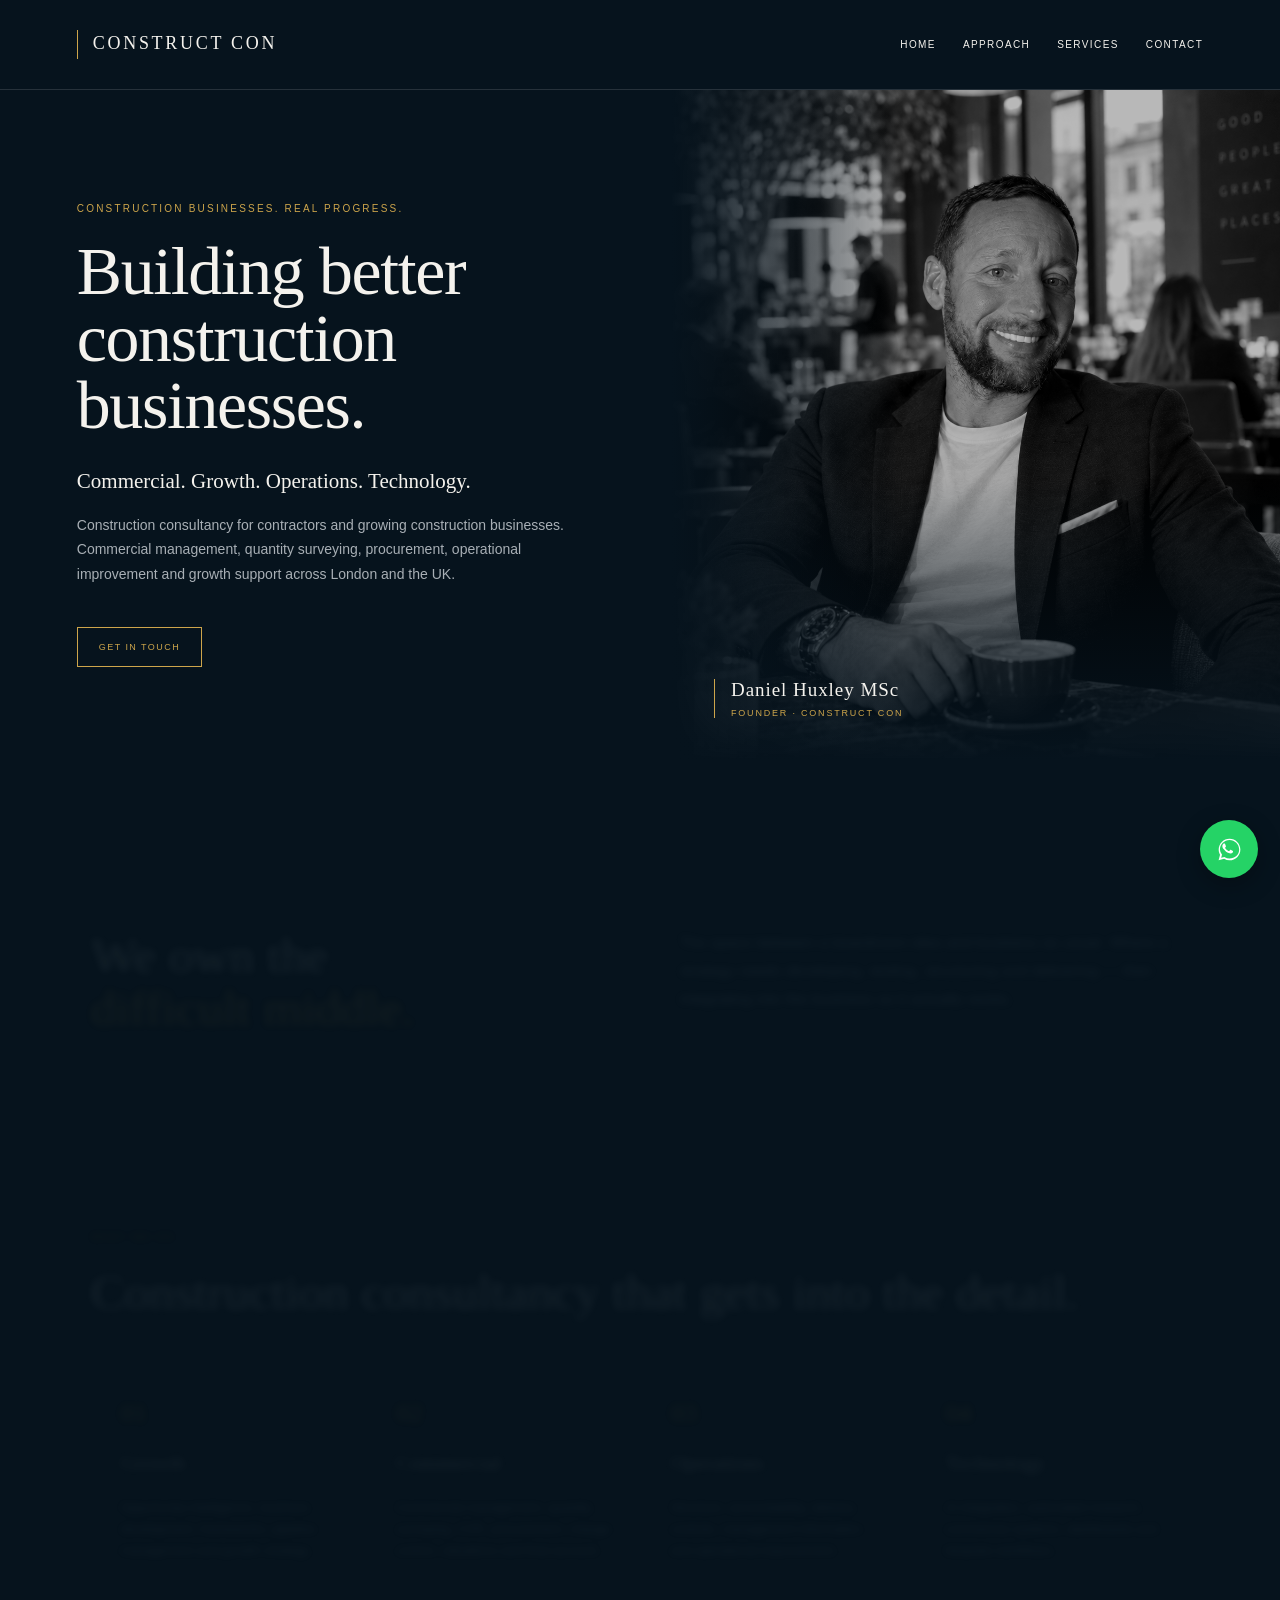
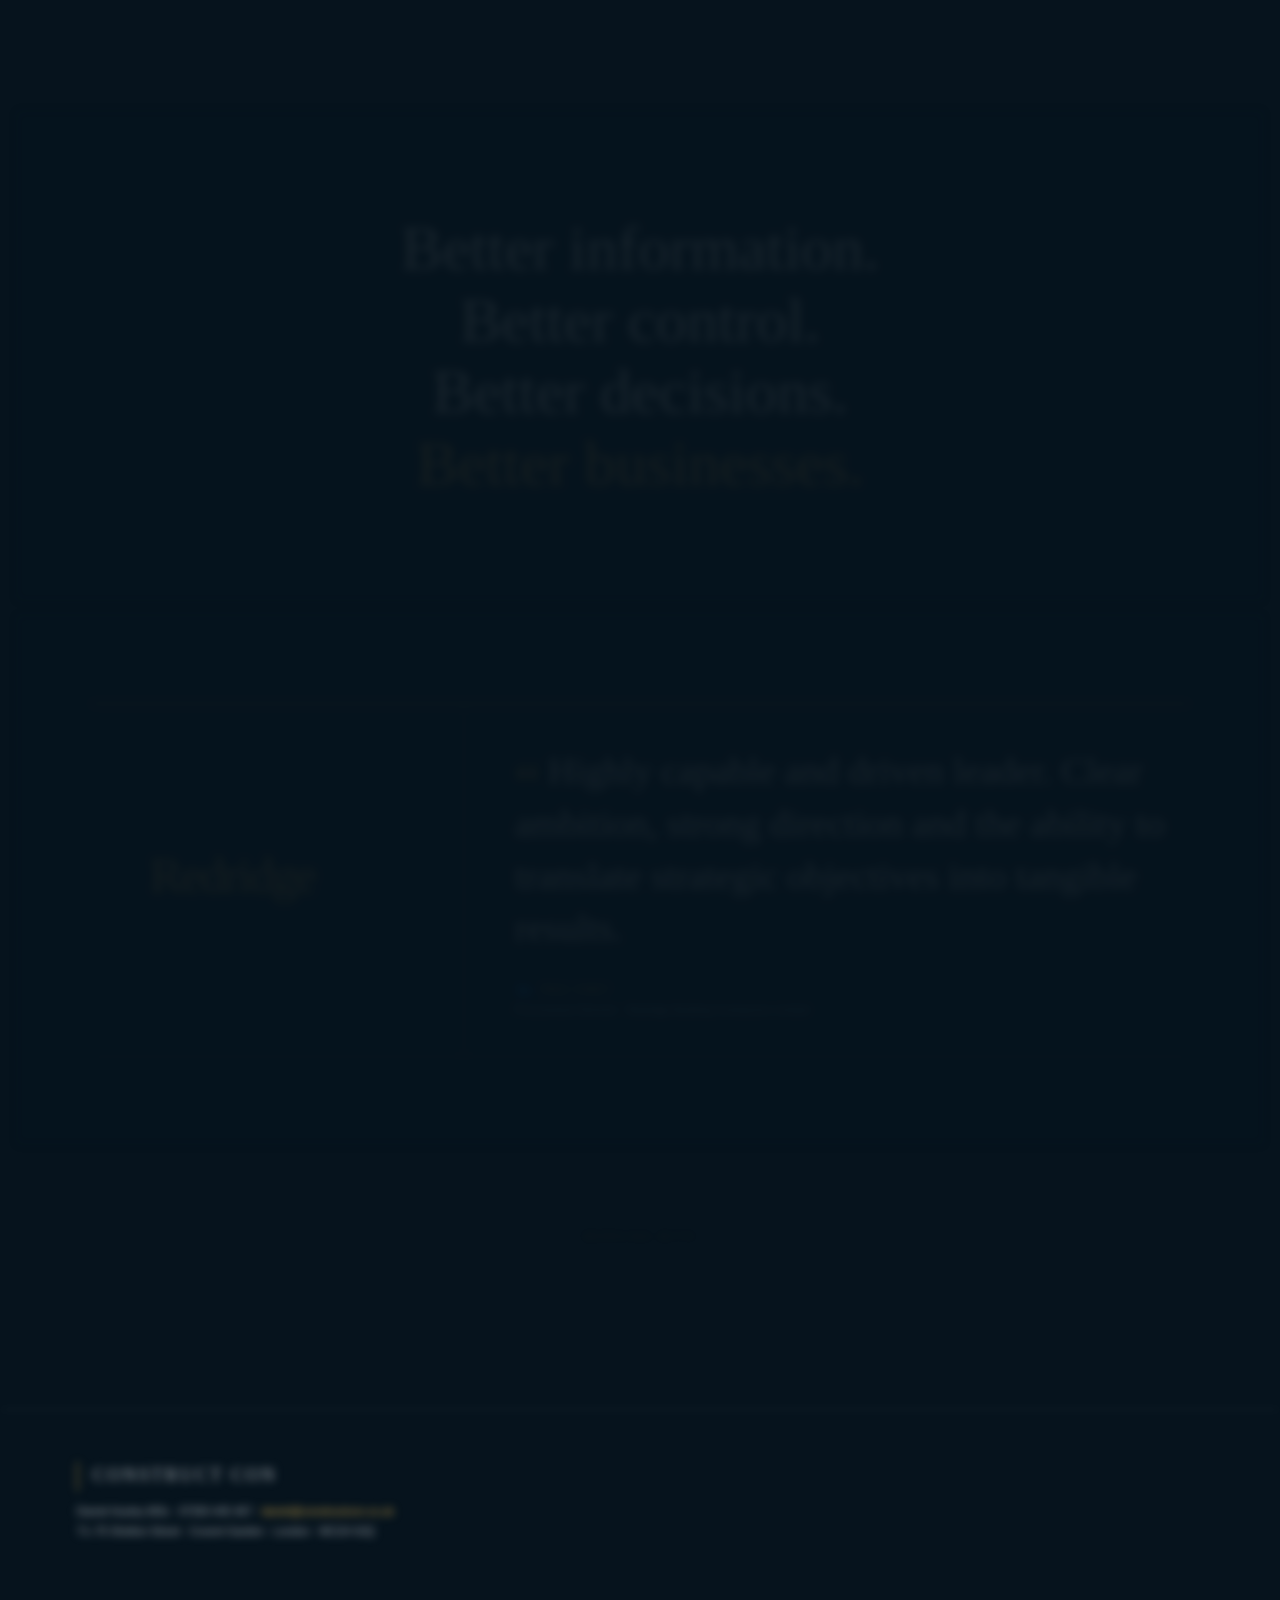
<file: index.html>
<!doctype html><html lang="en-GB"><head><meta charset="utf-8"><meta name="viewport" content="width=device-width,initial-scale=1"><title>Construction & Commercial Consultancy London | Construct Con</title><meta name="description" content="Construct Con helps construction businesses improve commercial performance, growth and operations through quantity surveying, commercial management, procurement and practical technology."><link rel="canonical" href="https://constructcon.co.uk/"><meta name="theme-color" content="#06131d"><style>:root{--n:#06131d;--n2:#0a1b28;--g:#cda54b;--w:#f4f2ed;--m:#a8afb5;--l:rgba(255,255,255,.13)}*{box-sizing:border-box}html{scroll-behavior:smooth}body{margin:0;background:var(--n);color:var(--w);font-family:Arial,sans-serif;-webkit-font-smoothing:antialiased}a{color:inherit;text-decoration:none}.intro{position:fixed;inset:0;z-index:999;background:#f5f4f0;color:#18242c;display:grid;place-items:center;overflow:hidden;pointer-events:none;animation:introOut 5s cubic-bezier(.4,0,.2,1) forwards}.gridbg{position:absolute;inset:-5%;background-image:linear-gradient(rgba(6,19,29,.11) 1px,transparent 1px),linear-gradient(90deg,rgba(6,19,29,.11) 1px,transparent 1px);background-size:42px 42px;opacity:0;animation:gridIn 1s ease .15s forwards}.wire{position:absolute;inset:8%;border:1px solid rgba(6,19,29,.28);opacity:0;animation:wireIn .8s ease .5s forwards}.wire:before,.wire:after{content:'';position:absolute;background:rgba(6,19,29,.24)}.wire:before{width:1px;top:-8vh;bottom:-8vh;left:50%}.wire:after{height:1px;left:-8vw;right:-8vw;top:50%}.wire i{position:absolute;border:1px solid rgba(6,19,29,.24)}.wire i:first-child{left:7%;top:12%;width:35%;height:62%}.wire i:last-child{right:7%;top:20%;width:39%;height:55%}.intro-mark{position:relative;z-index:2;text-align:center;opacity:0;transform:translateY(8px);animation:markIn .8s ease 1.15s forwards}.intro-mark .line{width:1px;height:54px;background:#b38d3d;margin:0 auto 20px}.intro-mark strong{font:400 clamp(27px,4vw,52px) Georgia,serif;letter-spacing:.17em}.intro-mark span{display:block;margin-top:13px;font-size:9px;letter-spacing:.34em;color:#8e7134}.wash{position:absolute;inset:0;background:var(--n);transform:translateY(101%);animation:washUp 1.15s cubic-bezier(.7,0,.2,1) 3.05s forwards}@keyframes gridIn{to{opacity:1}}@keyframes wireIn{to{opacity:1}}@keyframes markIn{to{opacity:1;transform:none}}@keyframes washUp{to{transform:translateY(0)}}@keyframes introOut{0%,82%{visibility:visible;opacity:1}99%{opacity:0;visibility:visible}100%{opacity:0;visibility:hidden}}header,main,footer,.wa{animation:pageRise 1s cubic-bezier(.22,.8,.24,1) 4.02s both}@keyframes pageRise{0%{opacity:0;transform:translateY(52px)}100%{opacity:1;transform:translateY(0)}}.scroll-reveal{opacity:.08;transform:translateY(72px) scale(.975);filter:blur(5px);transition:opacity .58s cubic-bezier(.22,.8,.24,1),transform .72s cubic-bezier(.22,.8,.24,1),filter .58s ease;will-change:opacity,transform,filter}.scroll-reveal.in-view{opacity:1;transform:translateY(0) scale(1);filter:blur(0)}.scroll-reveal.past{opacity:.16;transform:translateY(-48px) scale(.982);filter:blur(3px)}.wrap{width:min(1180px,88vw);margin:auto}header{height:90px;border-bottom:1px solid var(--l);display:flex;align-items:center}.nav{display:flex;justify-content:space-between;align-items:center}.brand{font:400 18px Georgia,serif;letter-spacing:.15em}.brand:before{content:'';display:inline-block;width:1px;height:29px;background:var(--g);margin-right:15px;vertical-align:middle}.links{display:flex;gap:27px;font-size:10px;letter-spacing:.14em}.hero{min-height:670px;display:grid;grid-template-columns:1.05fr .95fr}.hero-copy{padding:100px 7vw 80px max(6vw,calc((100vw - 1180px)/2));align-self:center}.ey{color:var(--g);font-size:10px;letter-spacing:.22em;margin-bottom:24px}.hero h1,.section h2{font-family:Georgia,serif;font-weight:400}.hero h1{font-size:clamp(48px,5.3vw,78px);line-height:.99;margin:0 0 27px;letter-spacing:-.02em}.lead{font:21px/1.5 Georgia,serif;margin:0 0 15px}.sub{color:var(--m);max-width:600px;line-height:1.75;font-size:14px}.btn{display:inline-block;margin-top:27px;border:1px solid var(--g);padding:14px 21px;color:var(--g);font-size:9px;letter-spacing:.16em}.portrait{position:relative;min-height:620px;overflow:hidden}.portrait img{position:absolute;inset:0;width:100%;height:100%;object-fit:cover;object-position:center 42%;filter:grayscale(100%) contrast(1.08) brightness(.72)}.portrait:after{content:'';position:absolute;inset:0;background:linear-gradient(90deg,var(--n),transparent 38%),linear-gradient(0deg,var(--n),transparent 42%);z-index:1}.portrait-id{position:absolute;left:42px;bottom:42px;z-index:2;border-left:1px solid var(--g);padding-left:16px}.portrait-id strong{display:block;font:400 19px Georgia,serif;letter-spacing:.05em;color:var(--w)}.portrait-id span{display:block;margin-top:7px;color:var(--g);font-size:9px;letter-spacing:.2em;text-transform:uppercase}.section{padding:95px 0;border-top:1px solid var(--l)}.split{display:grid;grid-template-columns:1fr 1fr;gap:80px}.section h2{font-size:clamp(38px,4vw,60px);line-height:1.05;margin:0}.gold{color:var(--g)}.copy{color:#c0c5c8;font-size:16px;line-height:1.8}.services{display:grid;grid-template-columns:repeat(4,1fr);margin-top:50px;border-top:1px solid var(--l);border-bottom:1px solid var(--l)}.service{padding:30px;border-left:1px solid var(--l)}.service:first-child{border-left:0}.num{color:var(--g);font:28px Georgia,serif}.service h3{font:400 22px Georgia,serif}.service p{color:#aeb5ba;line-height:1.7;font-size:13px}.statement{text-align:center;padding:105px 20px;background:var(--n2)}.statement div{font:clamp(36px,5vw,68px)/1.15 Georgia,serif}.testimonial{padding:90px 0;background:var(--n2);border-top:1px solid var(--l)}.test-grid{display:grid;grid-template-columns:34% 66%;border-top:1px solid var(--g);border-bottom:1px solid var(--l);align-items:stretch}.test-brand{padding:38px 45px 38px 0;border-right:1px solid var(--l);display:flex;align-items:center}.test-brand img{display:block;width:min(290px,100%);height:auto}.test-quote{padding:42px 0 42px 52px}.test-quote blockquote{font:400 clamp(25px,3vw,39px)/1.4 Georgia,serif;margin:0;color:#eeeae2}.test-quote blockquote:before{content:'“';color:var(--g);font-size:58px;line-height:0;vertical-align:-18px;margin-right:8px}.who{margin-top:26px;color:var(--g);font-size:10px;letter-spacing:.13em}.who-line{display:flex;align-items:center;gap:9px}.linkedin{width:18px;height:18px;fill:#0A66C2;flex:0 0 auto}.who span{display:block;color:var(--m);letter-spacing:.05em;margin-top:7px}.partners{padding:76px 0 82px;border-top:1px solid var(--l);overflow:hidden}.partners-title{display:flex;align-items:center;gap:18px;justify-content:center;color:var(--g);font-size:10px;letter-spacing:.32em;margin-bottom:44px}.partners-title:before,.partners-title:after{content:"";height:1px;width:72px;background:var(--g);opacity:.55}.logo-stage{height:115px;position:relative;width:min(900px,88vw);margin:auto}.partner-logo{position:absolute;inset:0;display:flex;align-items:center;justify-content:center;color:var(--g);opacity:0;animation:logoCycle 20s ease-in-out infinite;pointer-events:none}.partner-logo:nth-child(2){animation-delay:4s}.partner-logo:nth-child(3){animation-delay:8s}.partner-logo:nth-child(4){animation-delay:12s}.partner-logo:nth-child(5){animation-delay:16s}@keyframes logoCycle{0%{opacity:0;transform:translateY(8px)}6%,17%{opacity:1;transform:translateY(0)}22%,100%{opacity:0;transform:translateY(-8px)}}.logo-word{color:var(--g);font:400 clamp(34px,5vw,62px)/.95 Georgia,serif;text-align:center}.logo-word small{display:block;font:11px Arial,sans-serif;letter-spacing:.35em;margin-top:12px}.buckland{font-size:clamp(40px,6vw,72px)}.buckland i{display:inline-block;width:.62em;height:.62em;margin-left:.14em;background:var(--g);clip-path:polygon(0 0,58% 0,100% 50%,58% 100%,0 100%,32% 50%)}.tully-mark .logo-word{font-size:clamp(28px,4.5vw,52px);letter-spacing:.04em}.costcap{letter-spacing:.16em}.humo{font-family:Arial,sans-serif;font-weight:300;letter-spacing:.25em}.sale{font-size:clamp(48px,6vw,72px)}.sale small{font-family:Georgia,serif;letter-spacing:0;font-size:.42em;margin-top:3px}.footer{padding:52px 0;border-top:1px solid var(--l);color:var(--m);font-size:11px;line-height:1.8}.wa{position:fixed;right:22px;bottom:22px;width:58px;height:58px;border-radius:50%;background:#25D366;display:grid;place-items:center;z-index:30;box-shadow:0 7px 24px rgba(0,0,0,.3);transition:.2s}.wa:hover{transform:translateY(-2px) scale(1.03)}.wa svg{width:31px;height:31px;fill:#fff}@media(max-width:800px){header{height:74px}.links{gap:14px;font-size:8px}.links a:nth-child(2){display:none}.hero{grid-template-columns:1fr}.hero-copy{padding:70px 7vw 55px}.portrait{min-height:500px}.portrait-id{left:7vw;bottom:30px}.split{grid-template-columns:1fr;gap:28px}.services{grid-template-columns:1fr 1fr}.service:nth-child(odd){border-left:0}.test-grid{grid-template-columns:1fr}.test-brand{border-right:0;border-bottom:1px solid var(--l);padding:30px 0}.test-brand img{width:230px}.test-quote{padding:34px 0}.section{padding:68px 0}.logo-stage{height:100px}.wa{width:54px;height:54px;right:16px;bottom:16px}.wire{inset:5%}.scroll-reveal{transform:translateY(54px) scale(.98)}}@media(prefers-reduced-motion:reduce){.intro{display:none}header,main,footer,.wa{animation:none}.partner-logo{animation:none}.partner-logo:first-child{opacity:1}.scroll-reveal,.scroll-reveal.in-view,.scroll-reveal.past{opacity:1;transform:none;filter:none;transition:none}}</style></head><body><div class="intro" aria-hidden="true"><div class="gridbg"></div><div class="wire"><i></i><i></i></div><div class="intro-mark"><div class="line"></div><strong>CONSTRUCT CON</strong><span>BUILDING BETTER BUSINESSES</span></div><div class="wash"></div></div><header><div class="wrap nav"><a class="brand" href="#home">CONSTRUCT CON</a><nav class="links"><a href="#home">HOME</a><a href="#approach">APPROACH</a><a href="#services">SERVICES</a><a href="#contact">CONTACT</a></nav></div></header><main id="home"><section class="hero"><div class="hero-copy"><div class="ey">CONSTRUCTION BUSINESSES. REAL PROGRESS.</div><h1>Building better construction businesses.</h1><p class="lead">Commercial. Growth. Operations. Technology.</p><p class="sub">Construction consultancy for contractors and growing construction businesses. Commercial management, quantity surveying, procurement, operational improvement and growth support across London and the UK.</p><a class="btn" href="#contact">GET IN TOUCH</a></div><div class="portrait"><img src="file_00000000dccc8246b3c8aee8ea99c824.png" alt="Daniel Huxley MSc, founder of Construct Con"><div class="portrait-id"><strong>Daniel Huxley MSc</strong><span>Founder · Construct Con</span></div></div></section><section class="section" id="approach"><div class="wrap split"><h2>We own the<br><span class="gold">difficult middle.</span></h2><div class="copy">The space between a boardroom idea and business as usual. Where a strategy needs developing, testing, structuring and delivering — then integrating into the business so it actually works.</div></div></section><section class="section" id="services"><div class="wrap"><div class="ey">WHAT WE DO</div><h2>Construction consultancy that gets into the detail.</h2><div class="services"><div class="service"><div class="num">01</div><h3>Growth</h3><p>Opportunity intelligence, business development, frameworks, pipeline management and growth strategy.</p></div><div class="service"><div class="num">02</div><h3>Commercial</h3><p>Commercial management, quantity surveying, CVR, procurement, change control, valuations and final account.</p></div><div class="service"><div class="num">03</div><h3>Operations</h3><p>Structure, accountability, delivery controls, management information and operational improvement.</p></div><div class="service"><div class="num">04</div><h3>Technology</h3><p>AI integration, automated research, commercial systems, dashboards and bespoke workflows.</p></div></div></div></section><section class="statement"><div>Better information.<br>Better control.<br>Better decisions.<br><span class="gold">Better businesses.</span></div></section><section class="testimonial"><div class="wrap"><div class="test-grid"><div class="test-brand"><img src="/assets/redridge-gold.svg" alt="Redridge"></div><div class="test-quote"><blockquote>Highly capable and driven leader. Clear ambition, strong direction and the ability to translate strategic objectives into tangible results.</blockquote><div class="who"><div class="who-line"><svg class="linkedin" viewBox="0 0 24 24" aria-label="LinkedIn"><path d="M20.45 20.45h-3.56v-5.57c0-1.33-.03-3.04-1.85-3.04-1.85 0-2.14 1.45-2.14 2.94v5.67H9.34V8.98h3.42v1.57h.05c.48-.9 1.64-1.85 3.37-1.85 3.6 0 4.27 2.37 4.27 5.46v6.29zM5.32 7.41a2.06 2.06 0 1 1 0-4.12 2.06 2.06 0 0 1 0 4.12zM7.1 20.45H3.54V8.98H7.1v11.47z"/></svg>PAUL VINEY</div><span>Procurement Director · Redridge Building Contractors Limited</span></div></div></div></div></section><section class="partners"><div class="partners-title">WORKING WITH</div><div class="logo-stage"><div class="partner-logo"><div class="logo-word buckland">Buckland<i></i></div></div><div class="partner-logo"><div class="tully-mark"><div class="logo-word">TULLY &amp; SMITHS<small>PROPERTY GROUP</small></div></div></div><div class="partner-logo"><div class="logo-word costcap">COST CAP</div></div><div class="partner-logo"><div class="logo-word humo">HUMO</div></div><div class="partner-logo"><div class="logo-word sale">Sale<small>Group</small></div></div></div></section></main><footer class="footer" id="contact"><div class="wrap"><a class="brand" href="#home">CONSTRUCT CON</a><p>Daniel Huxley MSc · 07393 445 467 · <a href="mailto:daniel@constructcon.co.uk" style="color:var(--g)">daniel@constructcon.co.uk</a><br>71–75 Shelton Street · Covent Garden · London · WC2H 9JQ</p></div></footer><a class="wa" href="https://wa.me/447393445467" aria-label="Chat with Construct Con on WhatsApp"><svg viewBox="0 0 32 32" aria-hidden="true"><path d="M19.11 17.21c-.27-.14-1.6-.79-1.85-.88-.25-.09-.43-.14-.61.14-.18.27-.7.88-.86 1.06-.16.18-.32.2-.59.07-.27-.14-1.15-.42-2.19-1.35-.81-.72-1.36-1.61-1.52-1.88-.16-.27-.02-.42.12-.55.12-.12.27-.32.41-.48.14-.16.18-.27.27-.45.09-.18.05-.34-.02-.48-.07-.14-.61-1.47-.84-2.01-.22-.53-.45-.46-.61-.47h-.52c-.18 0-.48.07-.72.34-.25.27-.95.93-.95 2.26 0 1.33.97 2.62 1.11 2.8.14.18 1.91 2.91 4.62 4.08.65.28 1.15.45 1.54.57.65.21 1.24.18 1.71.11.52-.08 1.6-.65 1.83-1.29.23-.63.23-1.17.16-1.29-.07-.11-.25-.18-.52-.32zM16.03 4.8c-6.18 0-11.2 5.02-11.2 11.2 0 1.98.52 3.84 1.42 5.45L4.74 27l5.69-1.49A11.14 11.14 0 0016.03 27.2c6.18 0 11.2-5.02 11.2-11.2s-5.02-11.2-11.2-11.2zm0 20.51c-1.74 0-3.44-.47-4.92-1.35l-.35-.21-3.38.89.9-3.29-.23-.34A9.25 9.25 0 016.12 16c0-5.47 4.45-9.92 9.92-9.92s9.92 4.45 9.92 9.92-4.46 9.31-9.93 9.31z"/></svg></a><script>(()=>{if(window.matchMedia('(prefers-reduced-motion: reduce)').matches)return;const items=[...document.querySelectorAll('main>section:not(.hero),footer')];items.forEach(el=>el.classList.add('scroll-reveal'));const update=()=>{const vh=window.innerHeight;items.forEach(el=>{const r=el.getBoundingClientRect();const active=r.top<vh*.84&&r.bottom>vh*.16;el.classList.toggle('in-view',active);el.classList.toggle('past',r.bottom<=vh*.16)})};let ticking=false;const request=()=>{if(!ticking){requestAnimationFrame(()=>{update();ticking=false});ticking=true}};window.addEventListener('scroll',request,{passive:true});window.addEventListener('resize',request);setTimeout(update,5100);update()})();</script></body></html>
</file>
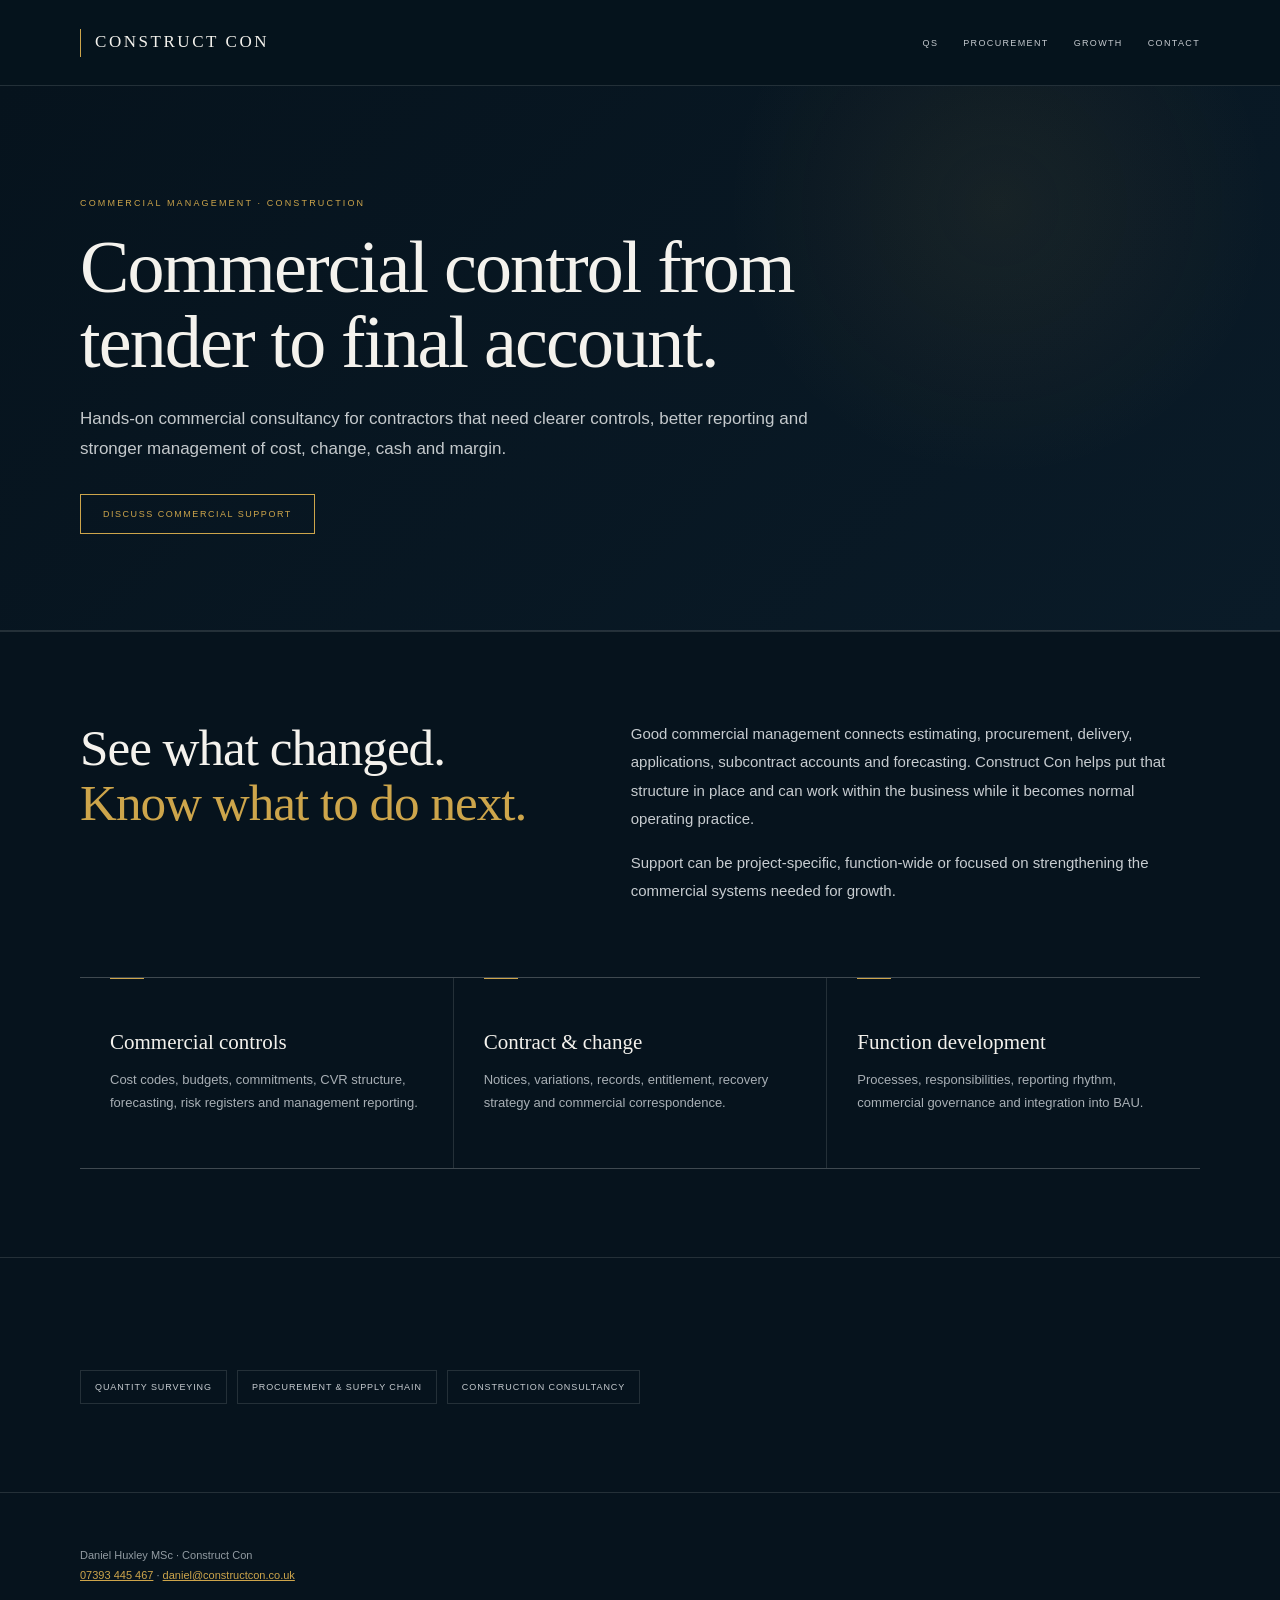
<file: commercial-management.html>
<!doctype html><html lang="en-GB"><head><meta charset="utf-8"><meta name="viewport" content="width=device-width,initial-scale=1"><title>Construction Commercial Management Consultant London | Construct Con</title><meta name="description" content="Commercial management consultancy for construction contractors. Commercial controls, CVR, contract administration, change, procurement, reporting and margin improvement."><link rel="canonical" href="https://constructcon.co.uk/commercial-management.html"><link rel="stylesheet" href="seo.css"><script type="application/ld+json">{"@context":"https://schema.org","@type":"Service","name":"Construction Commercial Management Consultancy","provider":{"@type":"Organization","name":"Construct Con","url":"https://constructcon.co.uk"},"areaServed":["London","United Kingdom"],"serviceType":"Construction Commercial Management"}</script></head><body><header><div class="wrap nav"><a class="brand" href="/">CONSTRUCT CON</a><nav><a href="quantity-surveying.html">QS</a><a href="procurement-supply-chain.html">PROCUREMENT</a><a href="construction-growth-consultancy.html">GROWTH</a><a href="mailto:daniel@constructcon.co.uk">CONTACT</a></nav></div></header><main><section class="hero"><div class="wrap"><div class="eyebrow">COMMERCIAL MANAGEMENT · CONSTRUCTION</div><h1>Commercial control from tender to final account.</h1><p>Hands-on commercial consultancy for contractors that need clearer controls, better reporting and stronger management of cost, change, cash and margin.</p><a class="cta" href="mailto:daniel@constructcon.co.uk">DISCUSS COMMERCIAL SUPPORT</a></div></section><section class="section"><div class="wrap grid"><h2>See what changed.<br><span class="gold">Know what to do next.</span></h2><div class="copy"><p>Good commercial management connects estimating, procurement, delivery, applications, subcontract accounts and forecasting. Construct Con helps put that structure in place and can work within the business while it becomes normal operating practice.</p><p>Support can be project-specific, function-wide or focused on strengthening the commercial systems needed for growth.</p></div></div><div class="wrap cards"><div class="card"><h3>Commercial controls</h3><p>Cost codes, budgets, commitments, CVR structure, forecasting, risk registers and management reporting.</p></div><div class="card"><h3>Contract & change</h3><p>Notices, variations, records, entitlement, recovery strategy and commercial correspondence.</p></div><div class="card"><h3>Function development</h3><p>Processes, responsibilities, reporting rhythm, commercial governance and integration into BAU.</p></div></div></section><section class="section"><div class="wrap"><div class="links-row"><a href="quantity-surveying.html">Quantity Surveying</a><a href="procurement-supply-chain.html">Procurement & Supply Chain</a><a href="construction-consultancy.html">Construction Consultancy</a></div></div></section></main><footer class="footer"><div class="wrap">Daniel Huxley MSc · Construct Con<br><a href="tel:+447393445467">07393 445 467</a> · <a href="mailto:daniel@constructcon.co.uk">daniel@constructcon.co.uk</a></div></footer></body></html>
</file>
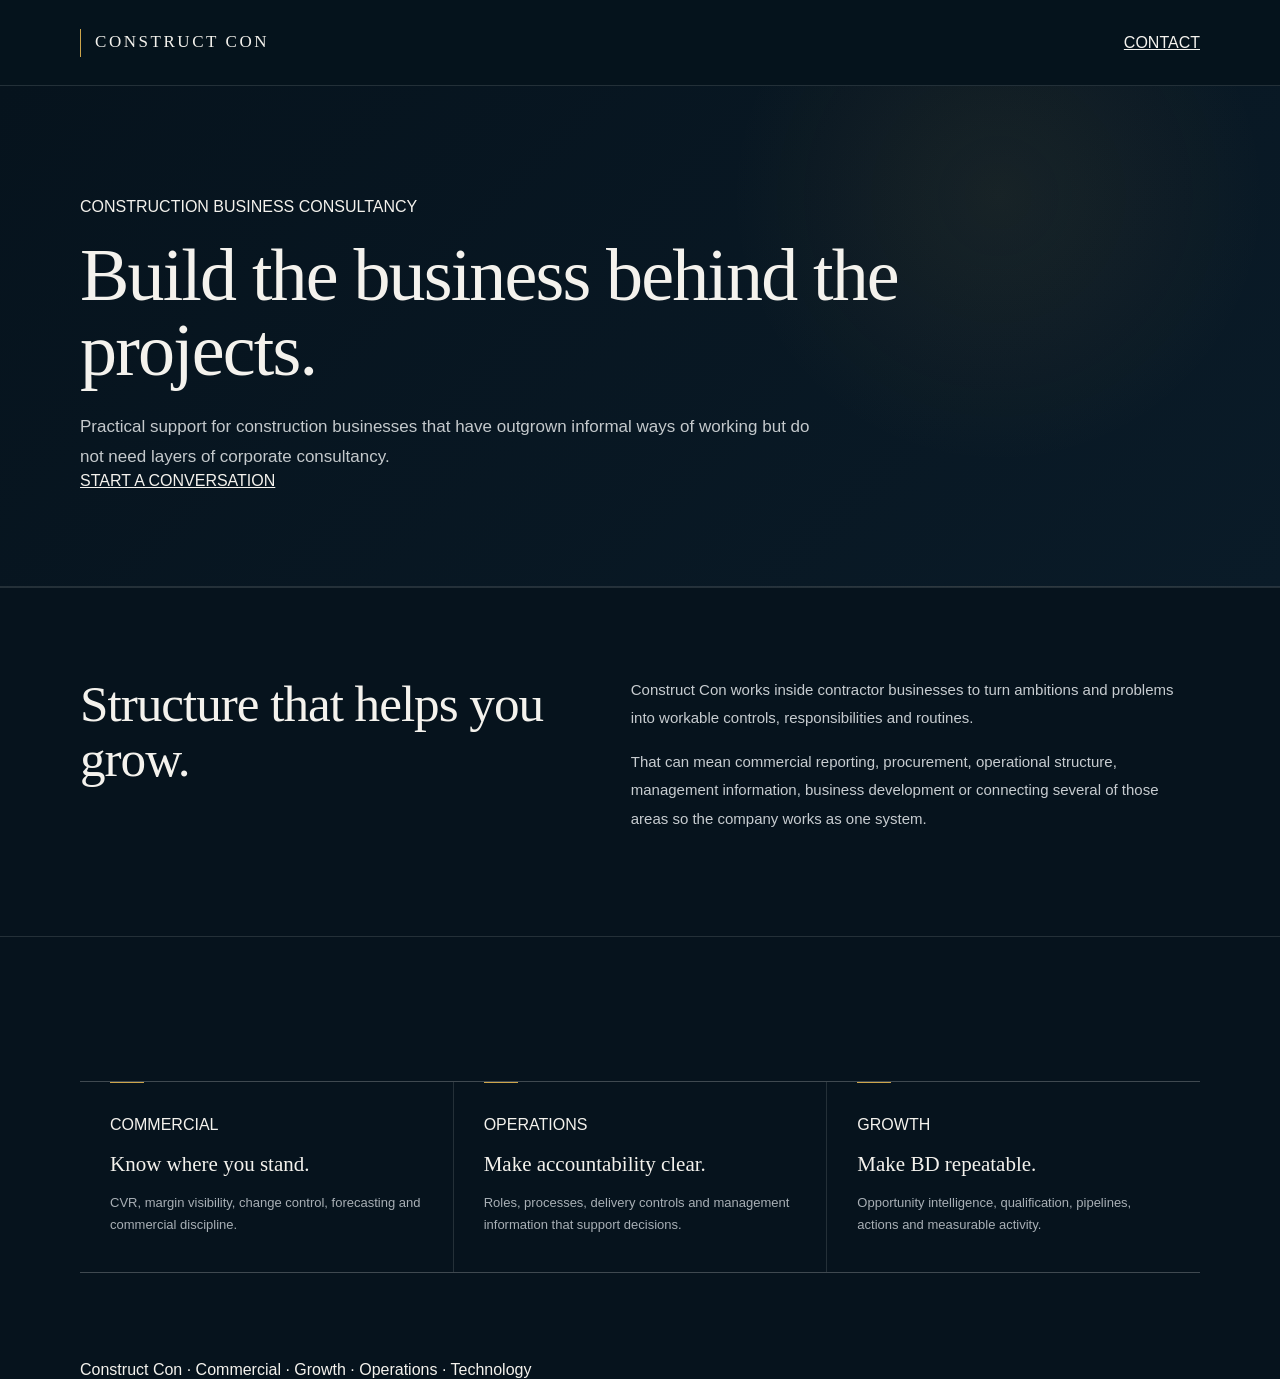
<file: construction-business-consultancy.html>
<!doctype html><html lang="en-GB"><head><meta charset="utf-8"><meta name="viewport" content="width=device-width,initial-scale=1"><title>Construction Business Consultant London | Construct Con</title><meta name="description" content="Construction business consultancy for contractors that need stronger commercial control, operations, growth structure, procurement and management information."><link rel="canonical" href="https://constructcon.co.uk/construction-business-consultancy.html"><link rel="stylesheet" href="seo.css"><meta name="theme-color" content="#06131d"><script type="application/ld+json">{"@context":"https://schema.org","@type":"ProfessionalService","name":"Construct Con","url":"https://constructcon.co.uk","areaServed":["London","United Kingdom"],"serviceType":"Construction business consultancy"}</script></head><body><header><div class="wrap nav"><a class="brand" href="/"><i></i>CONSTRUCT CON</a><a href="/#contact">CONTACT</a></div></header><main><section class="hero"><div class="wrap"><div class="ey">CONSTRUCTION BUSINESS CONSULTANCY</div><h1>Build the business behind the projects.</h1><p class="lead">Practical support for construction businesses that have outgrown informal ways of working but do not need layers of corporate consultancy.</p><a class="btn" href="mailto:daniel@constructcon.co.uk">START A CONVERSATION</a></div></section><section class="section"><div class="wrap grid"><div><h2>Structure that helps you grow.</h2></div><div class="copy"><p>Construct Con works inside contractor businesses to turn ambitions and problems into workable controls, responsibilities and routines.</p><p>That can mean commercial reporting, procurement, operational structure, management information, business development or connecting several of those areas so the company works as one system.</p></div></div></section><section class="section"><div class="wrap"><div class="cards"><div class="card"><span>COMMERCIAL</span><h3>Know where you stand.</h3><p>CVR, margin visibility, change control, forecasting and commercial discipline.</p></div><div class="card"><span>OPERATIONS</span><h3>Make accountability clear.</h3><p>Roles, processes, delivery controls and management information that support decisions.</p></div><div class="card"><span>GROWTH</span><h3>Make BD repeatable.</h3><p>Opportunity intelligence, qualification, pipelines, actions and measurable activity.</p></div></div></div></section></main><footer><div class="wrap">Construct Con · Commercial · Growth · Operations · Technology</div></footer></body></html>
</file>
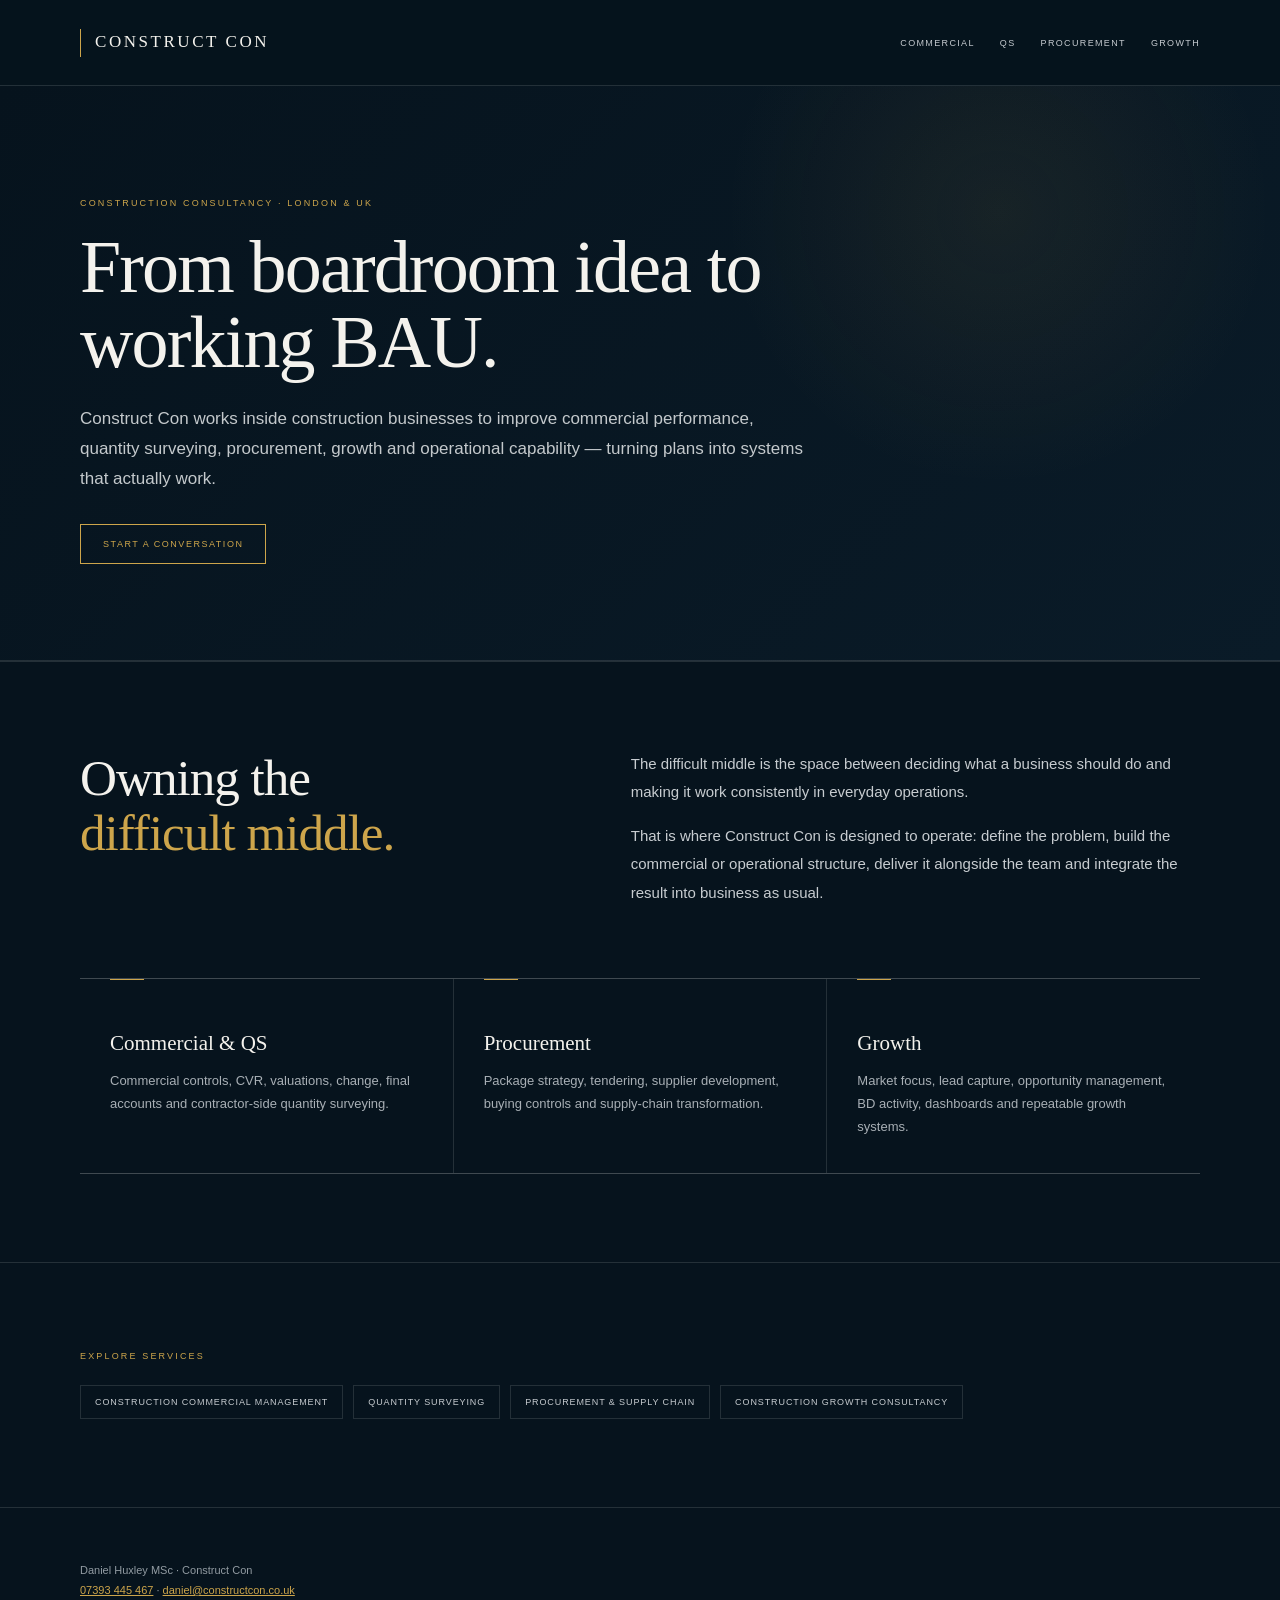
<file: construction-consultancy.html>
<!doctype html><html lang="en-GB"><head><meta charset="utf-8"><meta name="viewport" content="width=device-width,initial-scale=1"><title>Construction Consultancy London | Commercial, QS, Growth & Procurement</title><meta name="description" content="Construct Con is a construction consultancy supporting contractors with commercial management, quantity surveying, procurement, growth, operations and practical technology across London and the UK."><link rel="canonical" href="https://constructcon.co.uk/construction-consultancy.html"><link rel="stylesheet" href="seo.css"><script type="application/ld+json">{"@context":"https://schema.org","@type":"ProfessionalService","name":"Construct Con","url":"https://constructcon.co.uk","email":"daniel@constructcon.co.uk","telephone":"+44 7393 445467","areaServed":["London","United Kingdom"],"knowsAbout":["Construction Commercial Management","Quantity Surveying","Construction Procurement","Supply Chain","Construction Business Growth"]}</script></head><body><header><div class="wrap nav"><a class="brand" href="/">CONSTRUCT CON</a><nav><a href="commercial-management.html">COMMERCIAL</a><a href="quantity-surveying.html">QS</a><a href="procurement-supply-chain.html">PROCUREMENT</a><a href="construction-growth-consultancy.html">GROWTH</a></nav></div></header><main><section class="hero"><div class="wrap"><div class="eyebrow">CONSTRUCTION CONSULTANCY · LONDON & UK</div><h1>From boardroom idea to working BAU.</h1><p>Construct Con works inside construction businesses to improve commercial performance, quantity surveying, procurement, growth and operational capability — turning plans into systems that actually work.</p><a class="cta" href="mailto:daniel@constructcon.co.uk">START A CONVERSATION</a></div></section><section class="section"><div class="wrap grid"><h2>Owning the<br><span class="gold">difficult middle.</span></h2><div class="copy"><p>The difficult middle is the space between deciding what a business should do and making it work consistently in everyday operations.</p><p>That is where Construct Con is designed to operate: define the problem, build the commercial or operational structure, deliver it alongside the team and integrate the result into business as usual.</p></div></div><div class="wrap cards"><div class="card"><h3>Commercial & QS</h3><p>Commercial controls, CVR, valuations, change, final accounts and contractor-side quantity surveying.</p></div><div class="card"><h3>Procurement</h3><p>Package strategy, tendering, supplier development, buying controls and supply-chain transformation.</p></div><div class="card"><h3>Growth</h3><p>Market focus, lead capture, opportunity management, BD activity, dashboards and repeatable growth systems.</p></div></div></section><section class="section"><div class="wrap"><div class="eyebrow">EXPLORE SERVICES</div><div class="links-row"><a href="commercial-management.html">Construction Commercial Management</a><a href="quantity-surveying.html">Quantity Surveying</a><a href="procurement-supply-chain.html">Procurement & Supply Chain</a><a href="construction-growth-consultancy.html">Construction Growth Consultancy</a></div></div></section></main><footer class="footer"><div class="wrap">Daniel Huxley MSc · Construct Con<br><a href="tel:+447393445467">07393 445 467</a> · <a href="mailto:daniel@constructcon.co.uk">daniel@constructcon.co.uk</a></div></footer></body></html>
</file>
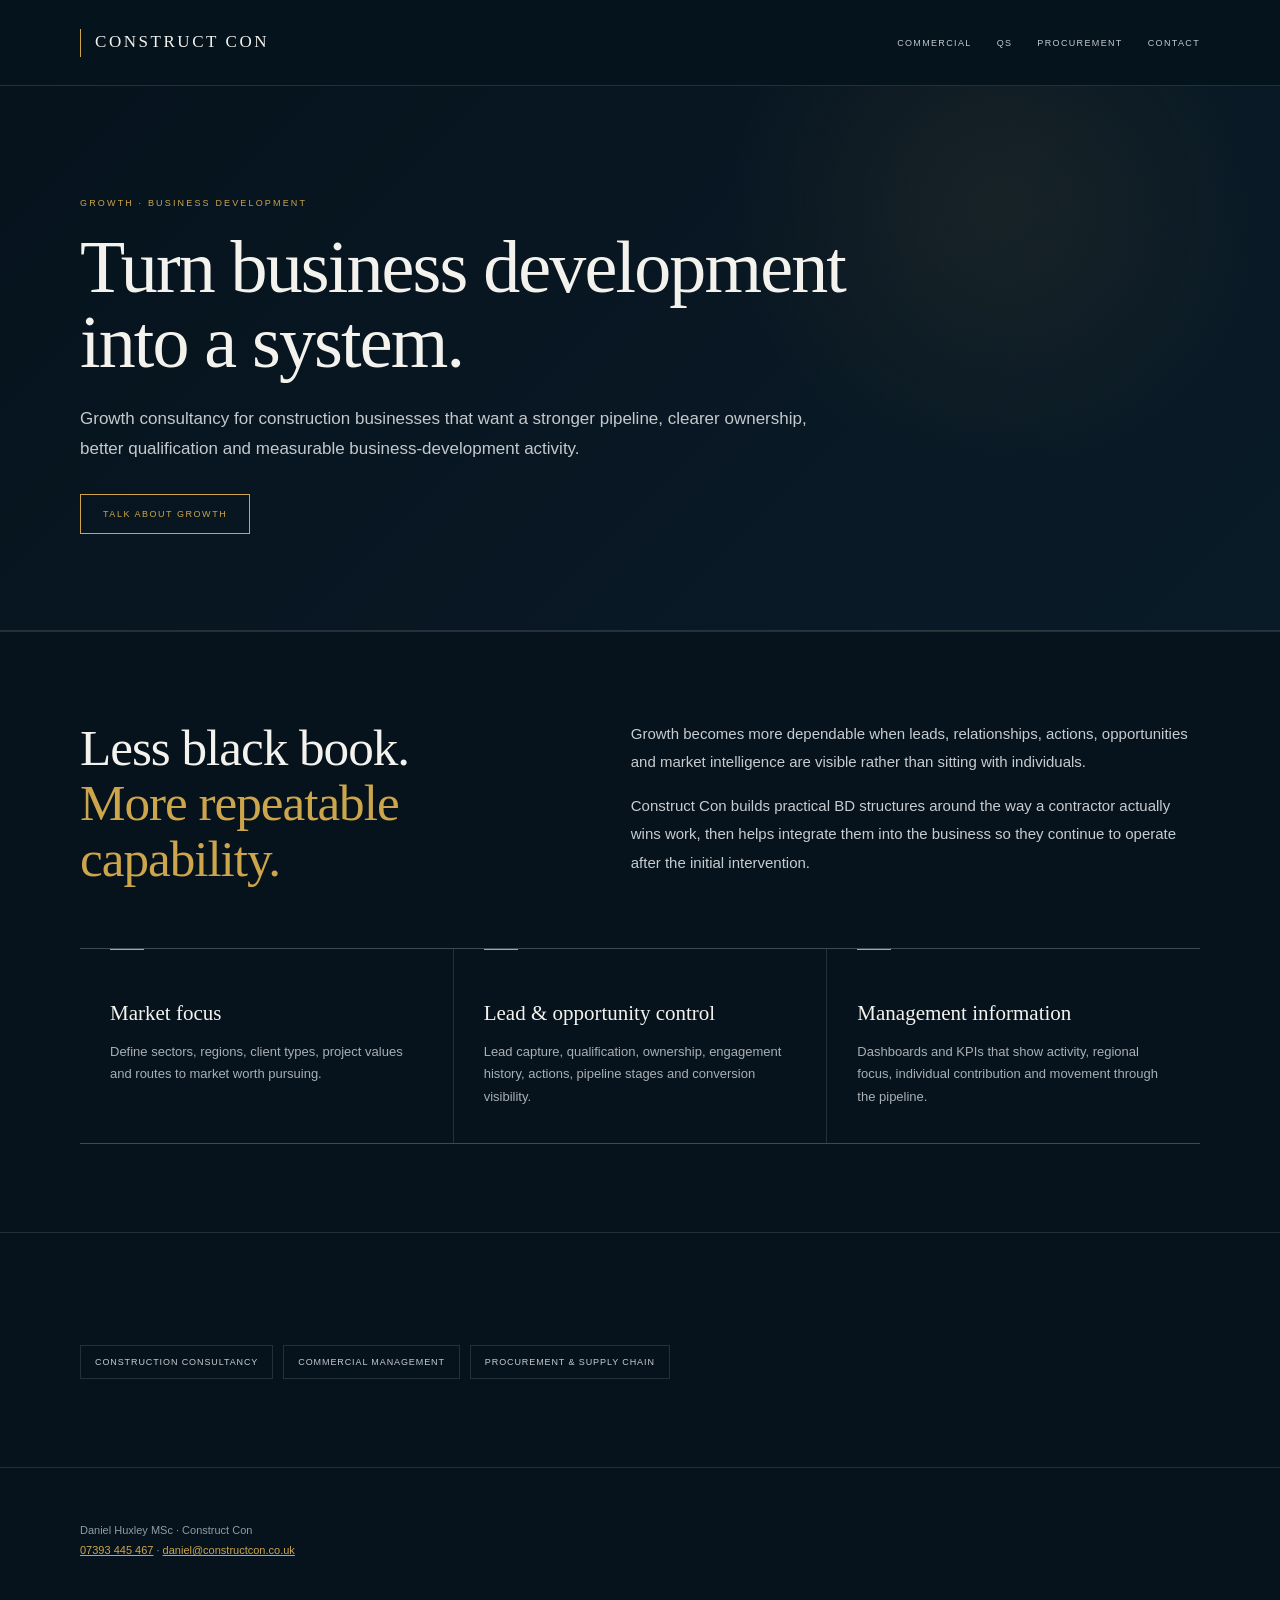
<file: construction-growth-consultancy.html>
<!doctype html><html lang="en-GB"><head><meta charset="utf-8"><meta name="viewport" content="width=device-width,initial-scale=1"><title>Construction Business Growth Consultant London | Construct Con</title><meta name="description" content="Growth consultancy for construction contractors. Build structured business development, lead management, opportunity qualification, reporting and repeatable growth systems."><link rel="canonical" href="https://constructcon.co.uk/construction-growth-consultancy.html"><link rel="stylesheet" href="seo.css"><script type="application/ld+json">{"@context":"https://schema.org","@type":"Service","name":"Construction Business Growth Consultancy","provider":{"@type":"Organization","name":"Construct Con","url":"https://constructcon.co.uk"},"areaServed":["London","United Kingdom"],"serviceType":"Construction Business Growth Consultancy"}</script></head><body><header><div class="wrap nav"><a class="brand" href="/">CONSTRUCT CON</a><nav><a href="commercial-management.html">COMMERCIAL</a><a href="quantity-surveying.html">QS</a><a href="procurement-supply-chain.html">PROCUREMENT</a><a href="mailto:daniel@constructcon.co.uk">CONTACT</a></nav></div></header><main><section class="hero"><div class="wrap"><div class="eyebrow">GROWTH · BUSINESS DEVELOPMENT</div><h1>Turn business development into a system.</h1><p>Growth consultancy for construction businesses that want a stronger pipeline, clearer ownership, better qualification and measurable business-development activity.</p><a class="cta" href="mailto:daniel@constructcon.co.uk">TALK ABOUT GROWTH</a></div></section><section class="section"><div class="wrap grid"><h2>Less black book.<br><span class="gold">More repeatable capability.</span></h2><div class="copy"><p>Growth becomes more dependable when leads, relationships, actions, opportunities and market intelligence are visible rather than sitting with individuals.</p><p>Construct Con builds practical BD structures around the way a contractor actually wins work, then helps integrate them into the business so they continue to operate after the initial intervention.</p></div></div><div class="wrap cards"><div class="card"><h3>Market focus</h3><p>Define sectors, regions, client types, project values and routes to market worth pursuing.</p></div><div class="card"><h3>Lead & opportunity control</h3><p>Lead capture, qualification, ownership, engagement history, actions, pipeline stages and conversion visibility.</p></div><div class="card"><h3>Management information</h3><p>Dashboards and KPIs that show activity, regional focus, individual contribution and movement through the pipeline.</p></div></div></section><section class="section"><div class="wrap"><div class="links-row"><a href="construction-consultancy.html">Construction Consultancy</a><a href="commercial-management.html">Commercial Management</a><a href="procurement-supply-chain.html">Procurement & Supply Chain</a></div></div></section></main><footer class="footer"><div class="wrap">Daniel Huxley MSc · Construct Con<br><a href="tel:+447393445467">07393 445 467</a> · <a href="mailto:daniel@constructcon.co.uk">daniel@constructcon.co.uk</a></div></footer></body></html>
</file>
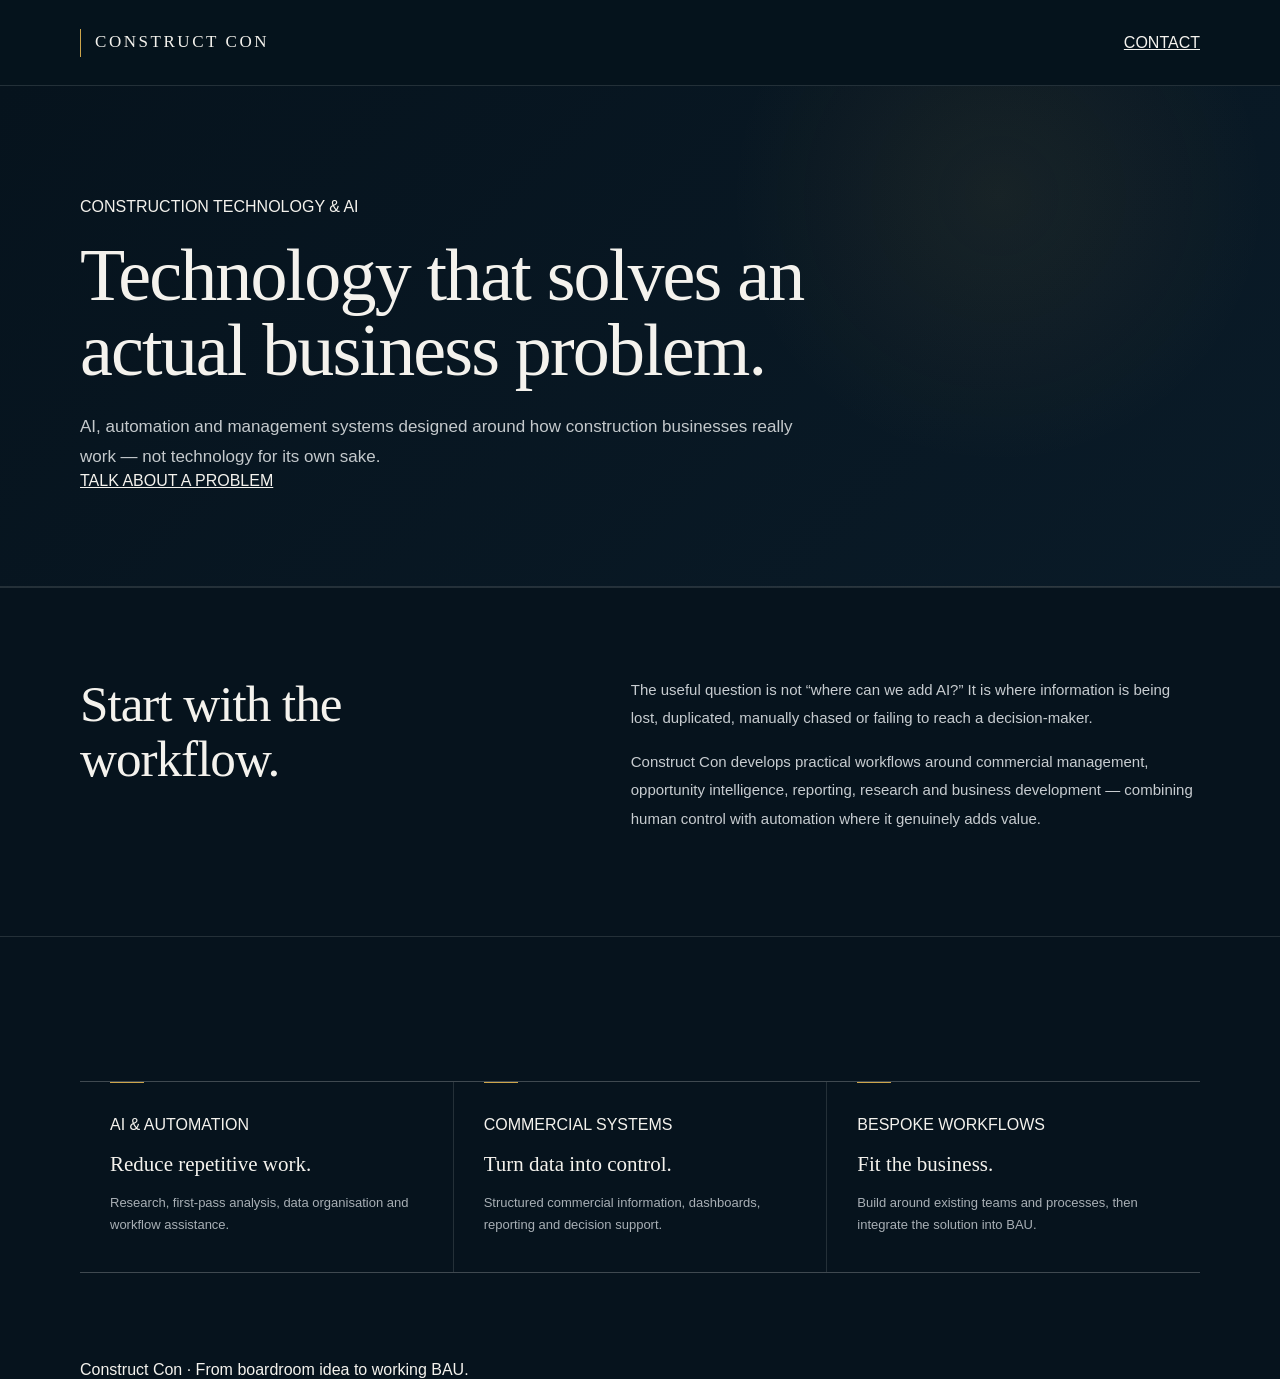
<file: construction-technology-ai.html>
<!doctype html><html lang="en-GB"><head><meta charset="utf-8"><meta name="viewport" content="width=device-width,initial-scale=1"><title>Construction Technology & AI Consultant | Construct Con</title><meta name="description" content="Practical construction technology and AI consultancy: workflow development, automated research, commercial systems, dashboards and management information."><link rel="canonical" href="https://constructcon.co.uk/construction-technology-ai.html"><link rel="stylesheet" href="seo.css"><meta name="theme-color" content="#06131d"><script type="application/ld+json">{"@context":"https://schema.org","@type":"Service","name":"Construction Technology and AI Consultancy","provider":{"@type":"Organization","name":"Construct Con","url":"https://constructcon.co.uk"},"areaServed":"United Kingdom"}</script></head><body><header><div class="wrap nav"><a class="brand" href="/"><i></i>CONSTRUCT CON</a><a href="/#contact">CONTACT</a></div></header><main><section class="hero"><div class="wrap"><div class="ey">CONSTRUCTION TECHNOLOGY &amp; AI</div><h1>Technology that solves an actual business problem.</h1><p class="lead">AI, automation and management systems designed around how construction businesses really work — not technology for its own sake.</p><a class="btn" href="mailto:daniel@constructcon.co.uk">TALK ABOUT A PROBLEM</a></div></section><section class="section"><div class="wrap grid"><h2>Start with the workflow.</h2><div class="copy"><p>The useful question is not “where can we add AI?” It is where information is being lost, duplicated, manually chased or failing to reach a decision-maker.</p><p>Construct Con develops practical workflows around commercial management, opportunity intelligence, reporting, research and business development — combining human control with automation where it genuinely adds value.</p></div></div></section><section class="section"><div class="wrap"><div class="cards"><div class="card"><span>AI &amp; AUTOMATION</span><h3>Reduce repetitive work.</h3><p>Research, first-pass analysis, data organisation and workflow assistance.</p></div><div class="card"><span>COMMERCIAL SYSTEMS</span><h3>Turn data into control.</h3><p>Structured commercial information, dashboards, reporting and decision support.</p></div><div class="card"><span>BESPOKE WORKFLOWS</span><h3>Fit the business.</h3><p>Build around existing teams and processes, then integrate the solution into BAU.</p></div></div></div></section></main><footer><div class="wrap">Construct Con · From boardroom idea to working BAU.</div></footer></body></html>
</file>
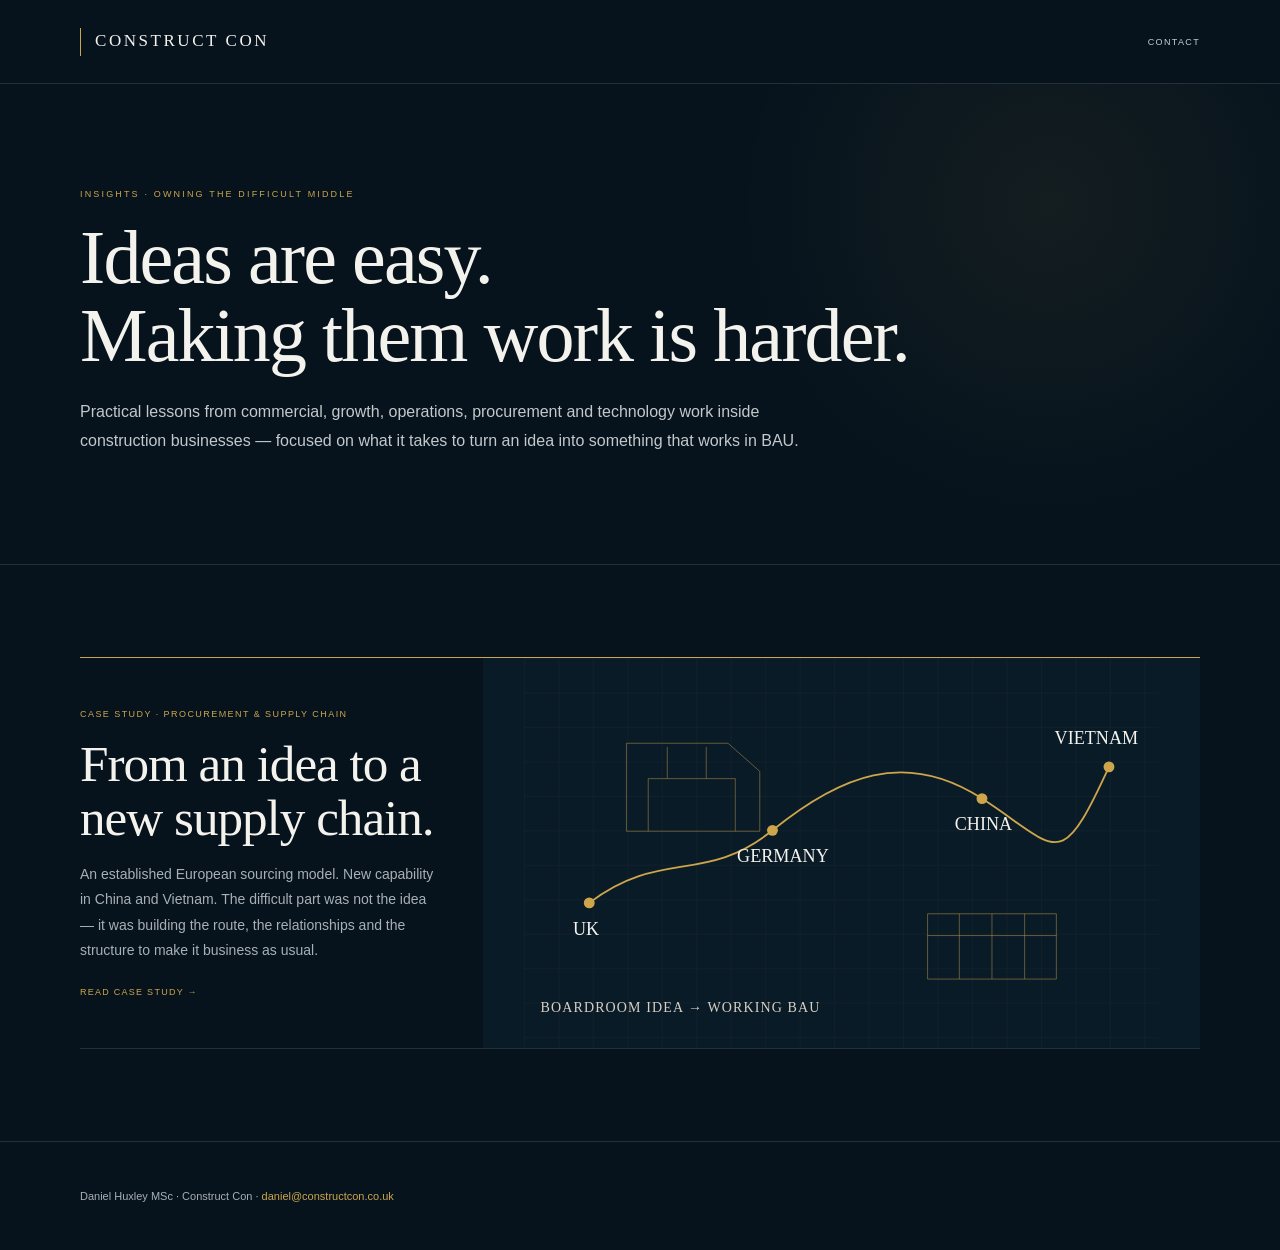
<file: insights.html>
<!doctype html><html lang="en-GB"><head><meta charset="utf-8"><meta name="viewport" content="width=device-width,initial-scale=1"><title>Construction Consultancy Insights | Construct Con</title><meta name="description" content="Practical construction consultancy insights on commercial management, procurement, growth, operations and turning change into business as usual."><link rel="canonical" href="https://constructcon.co.uk/insights.html"><meta name="theme-color" content="#06131d"><style>:root{--n:#06131d;--n2:#0a1b28;--g:#cda54b;--w:#f4f2ed;--m:#a8afb5;--l:rgba(255,255,255,.12)}*{box-sizing:border-box}body{margin:0;background:var(--n);color:var(--w);font-family:Arial,sans-serif;-webkit-font-smoothing:antialiased}a{color:inherit;text-decoration:none}.wrap{width:min(1120px,88vw);margin:auto}header{height:84px;border-bottom:1px solid var(--l);display:flex;align-items:center}.nav{display:flex;align-items:center;justify-content:space-between}.brand{font:400 17px Georgia,serif;letter-spacing:.15em}.brand:before{content:'';display:inline-block;width:1px;height:28px;background:var(--g);margin-right:14px;vertical-align:middle}.contact{font-size:9px;letter-spacing:.15em;color:#c8cdd0}.hero{padding:105px 0 92px;background:radial-gradient(circle at 82% 25%,rgba(205,165,75,.07),transparent 28%)}.ey{color:var(--g);font-size:9px;letter-spacing:.24em;margin-bottom:20px}.hero h1{font:400 clamp(48px,6vw,76px)/1.02 Georgia,serif;letter-spacing:-.025em;margin:0 0 24px;max-width:900px}.lead{color:#c3c8cb;font-size:16px;line-height:1.8;max-width:720px}.section{padding:92px 0;border-top:1px solid var(--l)}.feature{display:grid;grid-template-columns:.72fr 1.28fr;min-height:390px;border-top:1px solid var(--g);border-bottom:1px solid var(--l)}.feature-copy{padding:42px 42px 42px 0;display:flex;flex-direction:column;justify-content:center}.tag{color:var(--g);font-size:9px;letter-spacing:.16em;line-height:1.5}.feature h2{font:400 clamp(36px,4vw,54px)/1.05 Georgia,serif;margin:15px 0 18px;letter-spacing:-.02em}.feature p{color:var(--m);font-size:14px;line-height:1.8;margin:0 0 24px}.more{color:var(--g);font-size:9px;letter-spacing:.14em}.art{background:var(--n2);position:relative;overflow:hidden;min-height:390px}.art svg{width:100%;height:100%;position:absolute;inset:0}.art-label{position:absolute;left:8%;bottom:8%;font:400 14px Georgia,serif;color:#d6d0c3;letter-spacing:.08em}.footer{padding:48px 0;border-top:1px solid var(--l);color:var(--m);font-size:11px}.footer a{color:var(--g)}@media(max-width:700px){header{height:72px}.hero{padding:72px 0 64px}.feature{grid-template-columns:1fr}.feature-copy{padding:35px 0}.art{min-height:260px}.section{padding:64px 0}}</style></head><body><header><div class="wrap nav"><a class="brand" href="/">CONSTRUCT CON</a><a class="contact" href="/#contact">CONTACT</a></div></header><main><section class="hero"><div class="wrap"><div class="ey">INSIGHTS · OWNING THE DIFFICULT MIDDLE</div><h1>Ideas are easy.<br>Making them work is harder.</h1><p class="lead">Practical lessons from commercial, growth, operations, procurement and technology work inside construction businesses — focused on what it takes to turn an idea into something that works in BAU.</p></div></section><section class="section"><div class="wrap"><a class="feature" href="/insights/difficult-middle-supply-chain.html"><div class="feature-copy"><div class="tag">CASE STUDY · PROCUREMENT &amp; SUPPLY CHAIN</div><h2>From an idea to a new supply chain.</h2><p>An established European sourcing model. New capability in China and Vietnam. The difficult part was not the idea — it was building the route, the relationships and the structure to make it business as usual.</p><span class="more">READ CASE STUDY →</span></div><div class="art" aria-label="Supply chain route illustration"><svg viewBox="0 0 700 430" role="img"><defs><pattern id="grid" width="38" height="38" patternUnits="userSpaceOnUse"><path d="M38 0H0V38" fill="none" stroke="#cda54b" stroke-opacity=".07" stroke-width="1"/></pattern></defs><rect width="700" height="430" fill="#0a1b28"/><rect width="700" height="430" fill="url(#grid)"/><path d="M72 270 C150 210 200 250 274 190 S420 100 505 155 S590 240 645 120" fill="none" stroke="#cda54b" stroke-width="2"/><circle cx="72" cy="270" r="6" fill="#cda54b"/><circle cx="274" cy="190" r="6" fill="#cda54b"/><circle cx="505" cy="155" r="6" fill="#cda54b"/><circle cx="645" cy="120" r="6" fill="#cda54b"/><g fill="#f4f2ed" font-family="Georgia" font-size="20"><text x="54" y="305">UK</text><text x="235" y="225">GERMANY</text><text x="475" y="190">CHINA</text><text x="585" y="95">VIETNAM</text></g><g stroke="#cda54b" stroke-opacity=".5" fill="none"><path d="M445 282h142v72H445z"/><path d="M445 306h142M480 282v72M516 282v72M552 282v72"/><path d="M113 94h112l35 31v66H113z"/><path d="M137 191v-58h96v58M158 133V98M201 133V98"/></g></svg><div class="art-label">BOARDROOM IDEA → WORKING BAU</div></div></a></div></section></main><footer class="footer"><div class="wrap">Daniel Huxley MSc · Construct Con · <a href="mailto:daniel@constructcon.co.uk">daniel@constructcon.co.uk</a></div></footer></body></html>
</file>
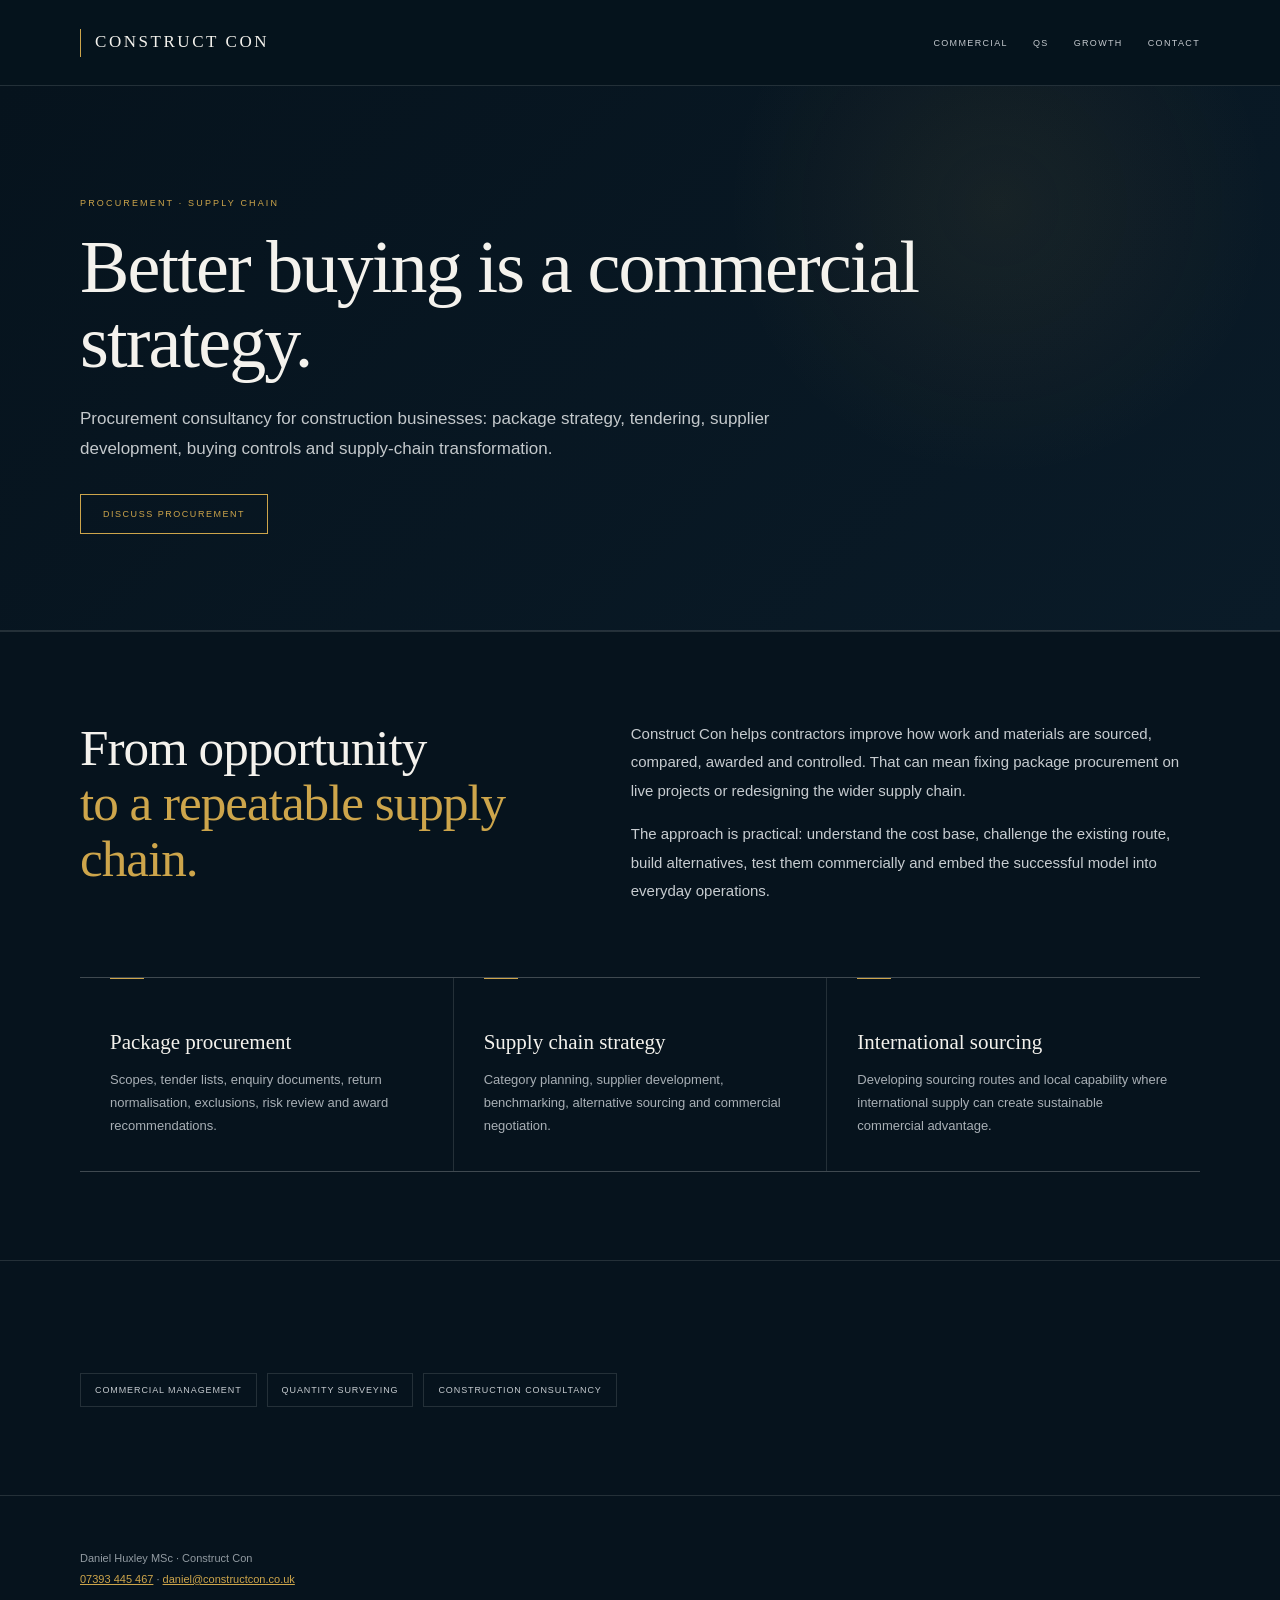
<file: procurement-supply-chain.html>
<!doctype html><html lang="en-GB"><head><meta charset="utf-8"><meta name="viewport" content="width=device-width,initial-scale=1"><title>Construction Procurement & Supply Chain Consultant | Construct Con</title><meta name="description" content="Construction procurement and supply chain consultancy covering package strategy, tendering, supplier development, buying controls and supply chain transformation in the UK and internationally."><link rel="canonical" href="https://constructcon.co.uk/procurement-supply-chain.html"><link rel="stylesheet" href="seo.css"><script type="application/ld+json">{"@context":"https://schema.org","@type":"Service","name":"Construction Procurement and Supply Chain Consultancy","provider":{"@type":"Organization","name":"Construct Con","url":"https://constructcon.co.uk"},"areaServed":"United Kingdom","serviceType":["Construction Procurement","Supply Chain Consultancy"]}</script></head><body><header><div class="wrap nav"><a class="brand" href="/">CONSTRUCT CON</a><nav><a href="commercial-management.html">COMMERCIAL</a><a href="quantity-surveying.html">QS</a><a href="construction-growth-consultancy.html">GROWTH</a><a href="mailto:daniel@constructcon.co.uk">CONTACT</a></nav></div></header><main><section class="hero"><div class="wrap"><div class="eyebrow">PROCUREMENT · SUPPLY CHAIN</div><h1>Better buying is a commercial strategy.</h1><p>Procurement consultancy for construction businesses: package strategy, tendering, supplier development, buying controls and supply-chain transformation.</p><a class="cta" href="mailto:daniel@constructcon.co.uk">DISCUSS PROCUREMENT</a></div></section><section class="section"><div class="wrap grid"><h2>From opportunity<br><span class="gold">to a repeatable supply chain.</span></h2><div class="copy"><p>Construct Con helps contractors improve how work and materials are sourced, compared, awarded and controlled. That can mean fixing package procurement on live projects or redesigning the wider supply chain.</p><p>The approach is practical: understand the cost base, challenge the existing route, build alternatives, test them commercially and embed the successful model into everyday operations.</p></div></div><div class="wrap cards"><div class="card"><h3>Package procurement</h3><p>Scopes, tender lists, enquiry documents, return normalisation, exclusions, risk review and award recommendations.</p></div><div class="card"><h3>Supply chain strategy</h3><p>Category planning, supplier development, benchmarking, alternative sourcing and commercial negotiation.</p></div><div class="card"><h3>International sourcing</h3><p>Developing sourcing routes and local capability where international supply can create sustainable commercial advantage.</p></div></div></section><section class="section"><div class="wrap"><div class="links-row"><a href="commercial-management.html">Commercial Management</a><a href="quantity-surveying.html">Quantity Surveying</a><a href="construction-consultancy.html">Construction Consultancy</a></div></div></section></main><footer class="footer"><div class="wrap">Daniel Huxley MSc · Construct Con<br><a href="tel:+447393445467">07393 445 467</a> · <a href="mailto:daniel@constructcon.co.uk">daniel@constructcon.co.uk</a></div></footer></body></html>
</file>
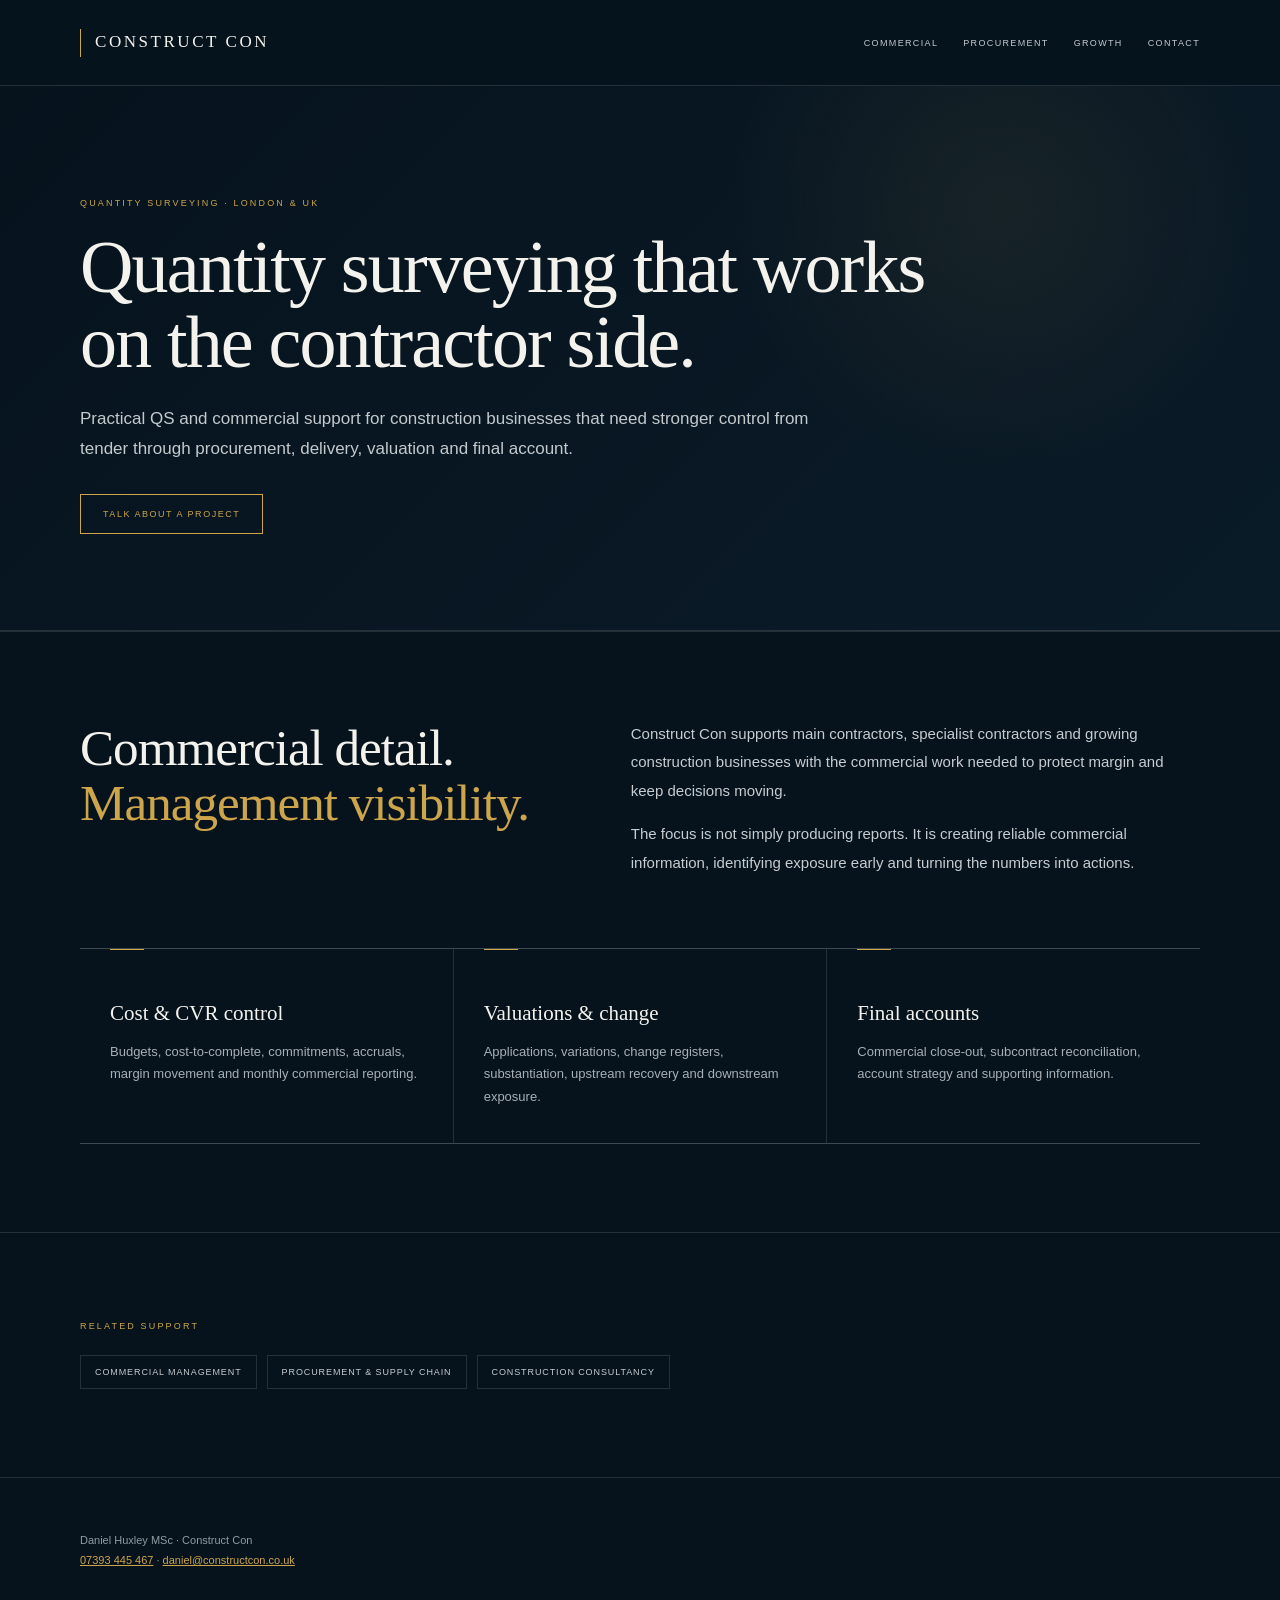
<file: quantity-surveying.html>
<!doctype html><html lang="en-GB"><head><meta charset="utf-8"><meta name="viewport" content="width=device-width,initial-scale=1"><title>Quantity Surveying & Contractor QS Support London | Construct Con</title><meta name="description" content="Quantity surveying and commercial support for contractors in London and across the UK. CVRs, valuations, variations, procurement, subcontract management and final accounts."><link rel="canonical" href="https://constructcon.co.uk/quantity-surveying.html"><link rel="stylesheet" href="seo.css"><script type="application/ld+json">{"@context":"https://schema.org","@type":"Service","name":"Quantity Surveying and Contractor QS Support","provider":{"@type":"Organization","name":"Construct Con","url":"https://constructcon.co.uk"},"areaServed":["London","United Kingdom"],"serviceType":["Quantity Surveying","Commercial Management","Contractor QS Support"]}</script></head><body><header><div class="wrap nav"><a class="brand" href="/">CONSTRUCT CON</a><nav><a href="commercial-management.html">COMMERCIAL</a><a href="procurement-supply-chain.html">PROCUREMENT</a><a href="construction-growth-consultancy.html">GROWTH</a><a href="mailto:daniel@constructcon.co.uk">CONTACT</a></nav></div></header><main><section class="hero"><div class="wrap"><div class="eyebrow">QUANTITY SURVEYING · LONDON & UK</div><h1>Quantity surveying that works on the contractor side.</h1><p>Practical QS and commercial support for construction businesses that need stronger control from tender through procurement, delivery, valuation and final account.</p><a class="cta" href="mailto:daniel@constructcon.co.uk">TALK ABOUT A PROJECT</a></div></section><section class="section"><div class="wrap grid"><h2>Commercial detail.<br><span class="gold">Management visibility.</span></h2><div class="copy"><p>Construct Con supports main contractors, specialist contractors and growing construction businesses with the commercial work needed to protect margin and keep decisions moving.</p><p>The focus is not simply producing reports. It is creating reliable commercial information, identifying exposure early and turning the numbers into actions.</p></div></div><div class="wrap cards"><div class="card"><h3>Cost & CVR control</h3><p>Budgets, cost-to-complete, commitments, accruals, margin movement and monthly commercial reporting.</p></div><div class="card"><h3>Valuations & change</h3><p>Applications, variations, change registers, substantiation, upstream recovery and downstream exposure.</p></div><div class="card"><h3>Final accounts</h3><p>Commercial close-out, subcontract reconciliation, account strategy and supporting information.</p></div></div></section><section class="section"><div class="wrap"><div class="eyebrow">RELATED SUPPORT</div><div class="links-row"><a href="commercial-management.html">Commercial Management</a><a href="procurement-supply-chain.html">Procurement & Supply Chain</a><a href="construction-consultancy.html">Construction Consultancy</a></div></div></section></main><footer class="footer"><div class="wrap">Daniel Huxley MSc · Construct Con<br><a href="tel:+447393445467">07393 445 467</a> · <a href="mailto:daniel@constructcon.co.uk">daniel@constructcon.co.uk</a></div></footer></body></html>
</file>
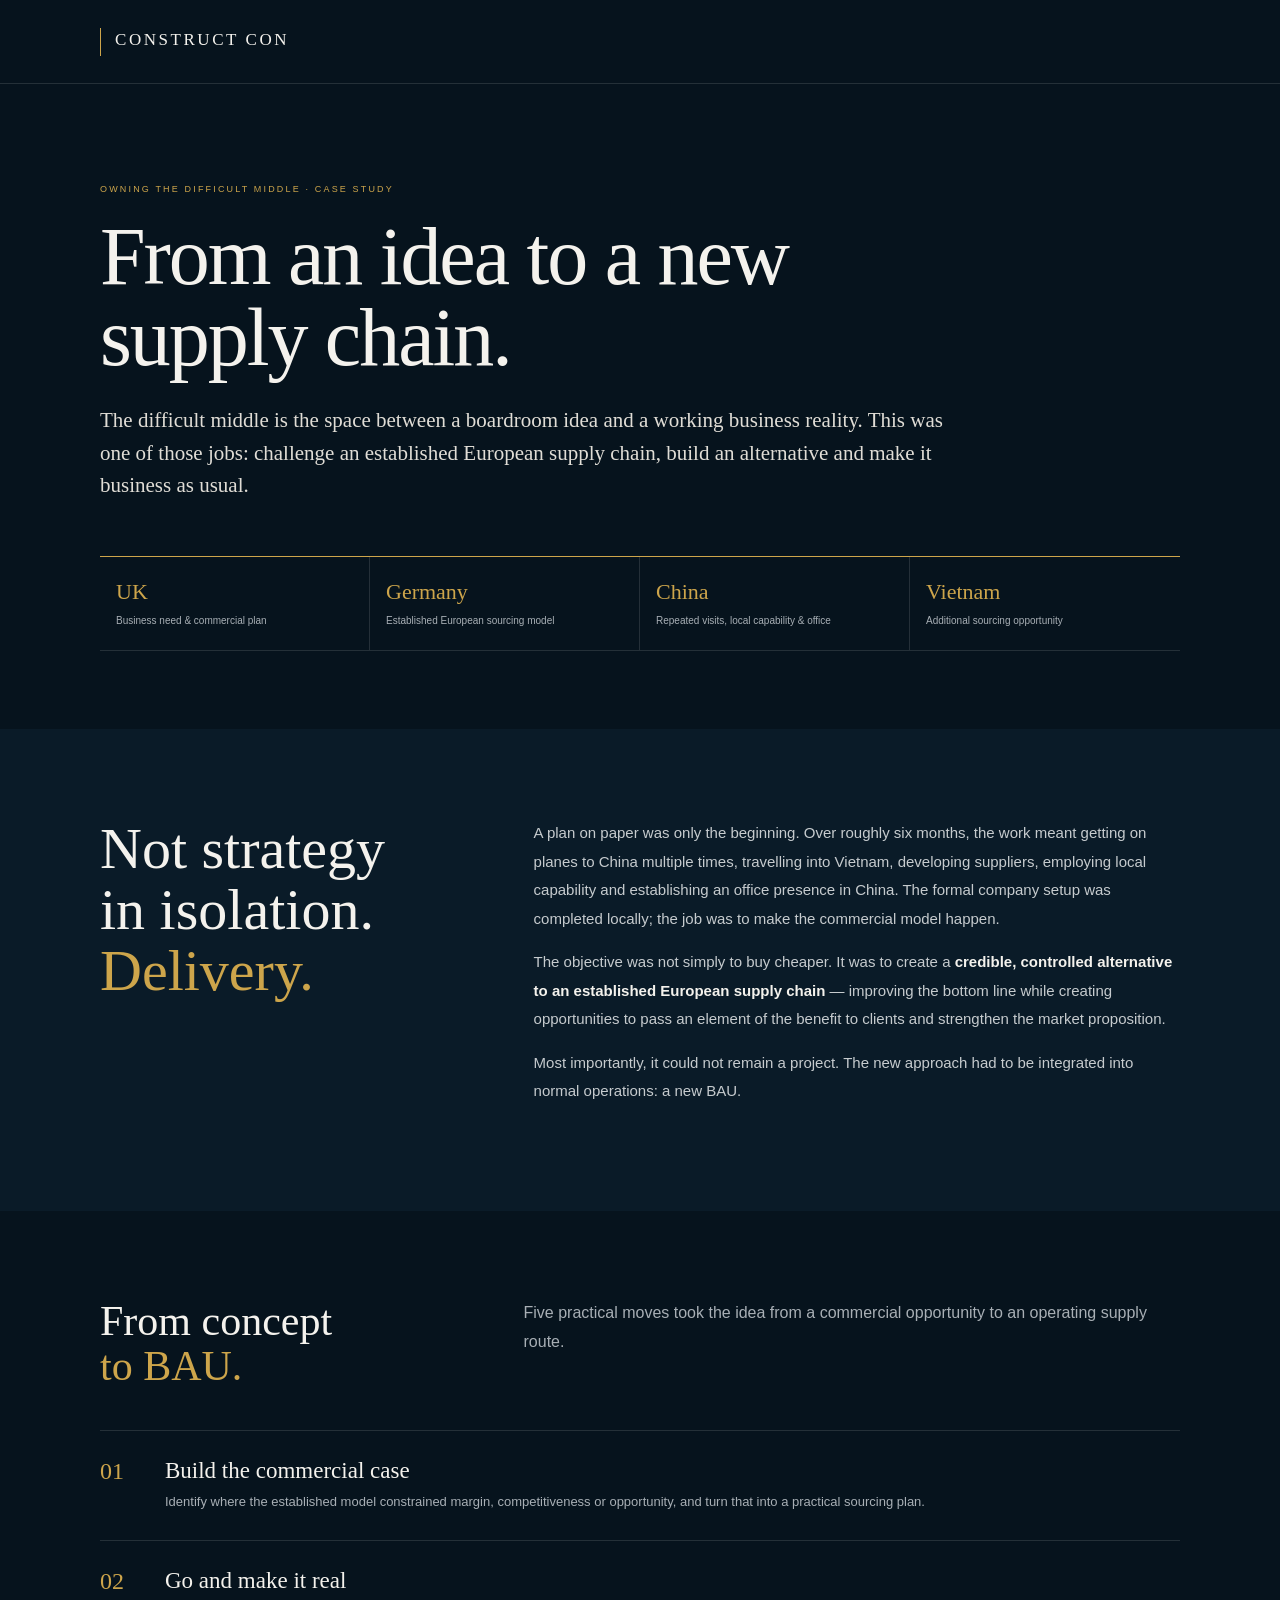
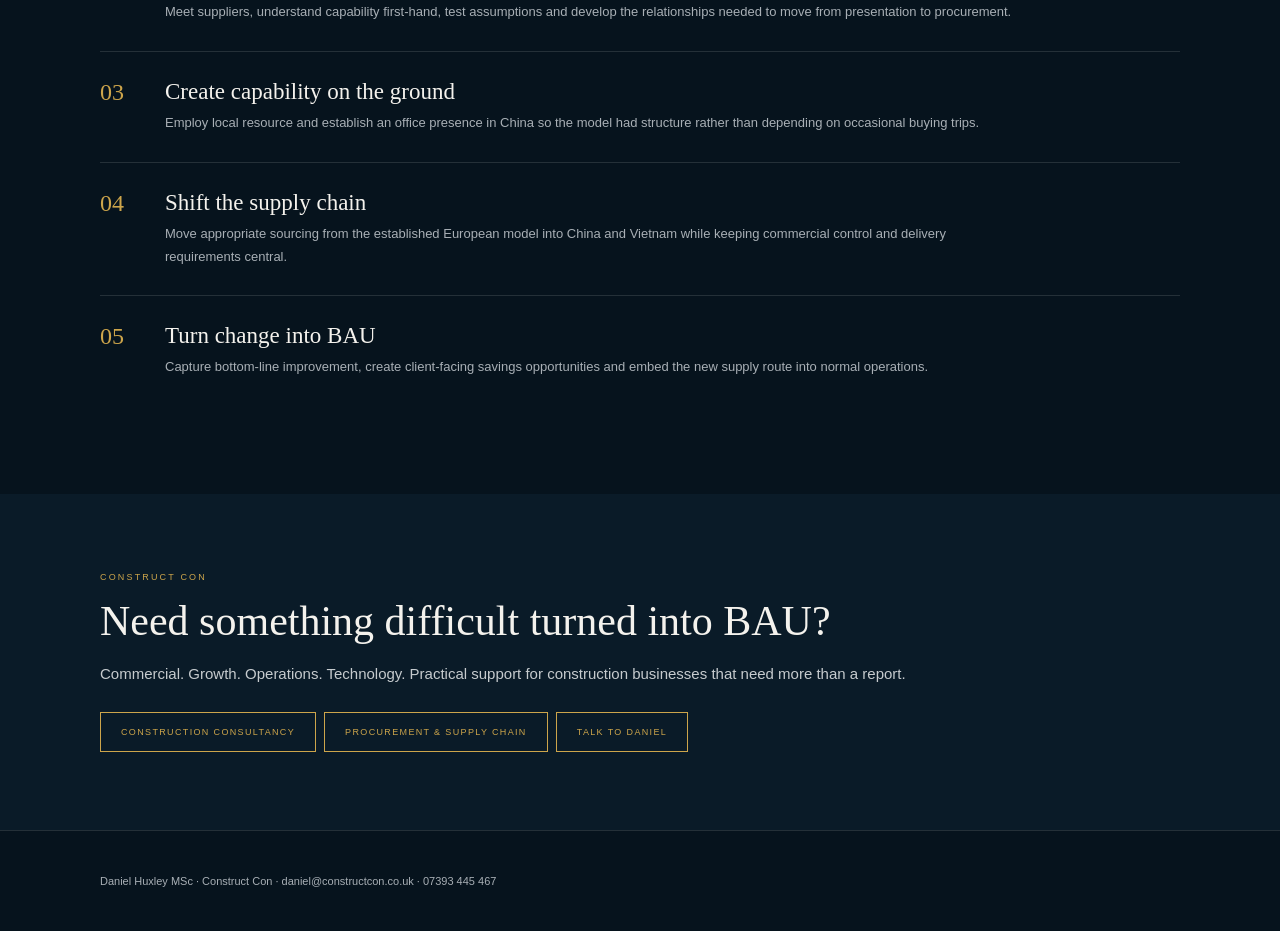
<file: insights/difficult-middle-supply-chain.html>
<!doctype html><html lang="en-GB"><head><meta charset="utf-8"><meta name="viewport" content="width=device-width,initial-scale=1"><title>Supply Chain Transformation: Europe to China & Vietnam | Construct Con</title><meta name="description" content="A Construct Con case study in turning a boardroom idea into business as usual: building sourcing capability in China and Vietnam and shifting an established European construction supply chain."><link rel="canonical" href="https://constructcon.co.uk/insights/difficult-middle-supply-chain.html"><meta name="theme-color" content="#06131d"><style>:root{--n:#06131d;--n2:#0a1b28;--g:#cda54b;--w:#f4f2ed;--m:#a8afb5;--c:#c6cbce;--l:rgba(255,255,255,.12)}*{box-sizing:border-box}body{margin:0;background:var(--n);color:var(--w);font-family:Arial,sans-serif;-webkit-font-smoothing:antialiased}a{color:inherit;text-decoration:none}.wrap{width:min(1080px,88vw);margin:auto}header{height:84px;border-bottom:1px solid var(--l);display:flex;align-items:center}.brand{font:400 17px Georgia,serif;letter-spacing:.15em}.brand:before{content:'';display:inline-block;width:1px;height:28px;background:var(--g);margin-right:14px;vertical-align:middle}.hero{padding:100px 0 78px}.ey{color:var(--g);font-size:9px;letter-spacing:.24em}.hero h1{font:400 clamp(50px,6.5vw,82px)/.99 Georgia,serif;letter-spacing:-.025em;margin:22px 0 26px;max-width:900px}.lead{font:400 21px/1.55 Georgia,serif;max-width:850px;color:#e0ddd6}.route{margin-top:54px;display:grid;grid-template-columns:repeat(4,1fr);border-top:1px solid var(--g);border-bottom:1px solid var(--l)}.route div{padding:22px 16px;border-right:1px solid var(--l)}.route div:last-child{border-right:0}.route b{display:block;color:var(--g);font:400 22px Georgia,serif;margin-bottom:5px}.route span{color:var(--m);font-size:10px;line-height:1.55}.story{background:var(--n2);padding:90px 0}.story-grid{display:grid;grid-template-columns:.72fr 1.28fr;gap:70px;align-items:start}.story-title h2{font:400 clamp(40px,4.6vw,58px)/1.05 Georgia,serif;margin:0}.gold{color:var(--g)}.copy{color:var(--c);font-size:15px;line-height:1.9}.copy p:first-child{margin-top:0}.copy strong{color:var(--w)}.steps{padding:88px 0}.steps-head{display:grid;grid-template-columns:.7fr 1.3fr;gap:70px;margin-bottom:40px}.steps-head h2{font:400 42px/1.08 Georgia,serif;margin:0}.steps-head p{color:var(--m);line-height:1.8;margin:0}.step{display:grid;grid-template-columns:65px 1fr;padding:27px 0;border-top:1px solid var(--l)}.num{color:var(--g);font:400 24px Georgia,serif}.step h3{font:400 23px Georgia,serif;margin:0 0 7px}.step p{color:var(--m);font-size:13px;line-height:1.75;margin:0;max-width:850px}.cta{padding:78px 0;background:var(--n2)}.cta h2{font:400 42px Georgia,serif;margin:15px 0}.btn{display:inline-block;border:1px solid var(--g);padding:14px 20px;color:var(--g);font-size:9px;letter-spacing:.15em;margin:8px 8px 0 0}footer{border-top:1px solid var(--l);padding:44px 0;color:var(--m);font-size:11px}@media(max-width:700px){header{height:72px}.hero{padding:72px 0 58px}.route{grid-template-columns:1fr 1fr}.story{padding:65px 0}.story-grid,.steps-head{grid-template-columns:1fr;gap:30px}.steps{padding:64px 0}.step{grid-template-columns:48px 1fr}}</style><script type="application/ld+json">{"@context":"https://schema.org","@type":"Article","headline":"Owning the Difficult Middle: Supply Chain Transformation from Europe to China and Vietnam","author":{"@type":"Person","name":"Daniel Huxley"},"publisher":{"@type":"Organization","name":"Construct Con","url":"https://constructcon.co.uk"},"mainEntityOfPage":"https://constructcon.co.uk/insights/difficult-middle-supply-chain.html"}</script></head><body><header><div class="wrap"><a class="brand" href="/">CONSTRUCT CON</a></div></header><main><section class="hero"><div class="wrap"><div class="ey">OWNING THE DIFFICULT MIDDLE · CASE STUDY</div><h1>From an idea to a new supply chain.</h1><p class="lead">The difficult middle is the space between a boardroom idea and a working business reality. This was one of those jobs: challenge an established European supply chain, build an alternative and make it business as usual.</p><div class="route"><div><b>UK</b><span>Business need &amp; commercial plan</span></div><div><b>Germany</b><span>Established European sourcing model</span></div><div><b>China</b><span>Repeated visits, local capability &amp; office</span></div><div><b>Vietnam</b><span>Additional sourcing opportunity</span></div></div></div></section><section class="story"><div class="wrap story-grid"><div class="story-title"><h2>Not strategy<br>in isolation.<br><span class="gold">Delivery.</span></h2></div><div class="copy"><p>A plan on paper was only the beginning. Over roughly six months, the work meant getting on planes to China multiple times, travelling into Vietnam, developing suppliers, employing local capability and establishing an office presence in China. The formal company setup was completed locally; the job was to make the commercial model happen.</p><p>The objective was not simply to buy cheaper. It was to create a <strong>credible, controlled alternative to an established European supply chain</strong> — improving the bottom line while creating opportunities to pass an element of the benefit to clients and strengthen the market proposition.</p><p>Most importantly, it could not remain a project. The new approach had to be integrated into normal operations: a new BAU.</p></div></div></section><section class="steps"><div class="wrap"><div class="steps-head"><h2>From concept<br><span class="gold">to BAU.</span></h2><p>Five practical moves took the idea from a commercial opportunity to an operating supply route.</p></div><div class="step"><div class="num">01</div><div><h3>Build the commercial case</h3><p>Identify where the established model constrained margin, competitiveness or opportunity, and turn that into a practical sourcing plan.</p></div></div><div class="step"><div class="num">02</div><div><h3>Go and make it real</h3><p>Meet suppliers, understand capability first-hand, test assumptions and develop the relationships needed to move from presentation to procurement.</p></div></div><div class="step"><div class="num">03</div><div><h3>Create capability on the ground</h3><p>Employ local resource and establish an office presence in China so the model had structure rather than depending on occasional buying trips.</p></div></div><div class="step"><div class="num">04</div><div><h3>Shift the supply chain</h3><p>Move appropriate sourcing from the established European model into China and Vietnam while keeping commercial control and delivery requirements central.</p></div></div><div class="step"><div class="num">05</div><div><h3>Turn change into BAU</h3><p>Capture bottom-line improvement, create client-facing savings opportunities and embed the new supply route into normal operations.</p></div></div></div></section><section class="cta"><div class="wrap"><div class="ey">CONSTRUCT CON</div><h2>Need something difficult turned into BAU?</h2><p class="copy">Commercial. Growth. Operations. Technology. Practical support for construction businesses that need more than a report.</p><a class="btn" href="/construction-consultancy.html">CONSTRUCTION CONSULTANCY</a><a class="btn" href="/procurement-supply-chain.html">PROCUREMENT &amp; SUPPLY CHAIN</a><a class="btn" href="mailto:daniel@constructcon.co.uk">TALK TO DANIEL</a></div></section></main><footer><div class="wrap">Daniel Huxley MSc · Construct Con · daniel@constructcon.co.uk · 07393 445 467</div></footer></body></html>
</file>
<file: seo.css>
:root{--navy:#06131d;--navy2:#0a1b28;--navy3:#102431;--gold:#cda54b;--white:#f4f2ed;--muted:#a8afb5;--copy:#c7ccd0;--line:rgba(255,255,255,.12)}*{box-sizing:border-box}html{scroll-behavior:smooth}body{margin:0;background:var(--navy);color:var(--white);font-family:Arial,Helvetica,sans-serif;-webkit-font-smoothing:antialiased}a{color:inherit}.wrap{width:min(1120px,88vw);margin:auto}header{height:86px;border-bottom:1px solid var(--line);display:flex;align-items:center;background:rgba(6,19,29,.96)}.nav{display:flex;justify-content:space-between;align-items:center;gap:30px}.brand{font-family:Georgia,serif;font-size:17px;letter-spacing:.15em;text-decoration:none;white-space:nowrap}.brand:before{content:'';display:inline-block;width:1px;height:28px;background:var(--gold);vertical-align:middle;margin-right:14px}.nav nav{display:flex;gap:25px;font-size:9px;letter-spacing:.15em}.nav nav a{text-decoration:none;color:#c5cacf;transition:.2s}.nav nav a:hover{color:var(--gold)}.hero{padding:112px 0 96px;background:radial-gradient(circle at 78% 22%,rgba(205,165,75,.08),transparent 25%),linear-gradient(135deg,var(--navy),var(--navy2));border-bottom:1px solid var(--line)}.eyebrow{color:var(--gold);font-size:9px;letter-spacing:.24em;text-transform:uppercase}.hero h1,h2{font-family:Georgia,serif;font-weight:400}.hero h1{font-size:clamp(46px,5.8vw,74px);line-height:1.01;max-width:880px;margin:22px 0 25px;letter-spacing:-.025em}.hero p{max-width:730px;color:#c4c9cc;font-size:17px;line-height:1.75;margin:0}.cta{display:inline-block;margin-top:30px;border:1px solid var(--gold);padding:14px 22px;color:var(--gold);text-decoration:none;font-size:9px;letter-spacing:.17em;transition:.2s}.cta:hover{background:var(--gold);color:var(--navy)}.section{padding:88px 0;border-top:1px solid var(--line)}.grid{display:grid;grid-template-columns:.9fr 1.1fr;gap:85px;align-items:start}.section h2{font-size:clamp(36px,4vw,54px);line-height:1.08;margin:0;letter-spacing:-.02em}.copy{color:var(--copy);font-size:15px;line-height:1.9;max-width:650px}.copy p:first-child{margin-top:0}.cards{display:grid;grid-template-columns:repeat(3,1fr);gap:1px;background:var(--line);margin-top:56px;border-top:1px solid var(--line);border-bottom:1px solid var(--line)}.card{background:var(--navy);padding:34px 30px;min-height:190px;position:relative}.card:before{content:'';position:absolute;top:0;left:30px;width:34px;height:1px;background:var(--gold)}.card h3{font-family:Georgia,serif;font-weight:400;font-size:21px;line-height:1.2;margin:18px 0 14px}.card p{color:var(--muted);font-size:13px;line-height:1.75;margin:0}.gold{color:var(--gold)}.links-row{display:flex;flex-wrap:wrap;gap:10px;margin-top:24px}.links-row a{border:1px solid var(--line);padding:11px 14px;text-decoration:none;color:#c7ccd0;font-size:9px;letter-spacing:.1em;text-transform:uppercase}.links-row a:hover{border-color:var(--gold);color:var(--gold)}.process{display:grid;grid-template-columns:repeat(5,1fr);margin-top:52px;border-top:1px solid var(--gold);border-bottom:1px solid var(--line)}.process div{padding:25px 18px;min-height:120px;border-right:1px solid var(--line);position:relative}.process div:last-child{border-right:0}.process b{display:block;color:var(--gold);font:400 23px Georgia,serif;margin-bottom:9px}.process span{font-size:10px;letter-spacing:.08em;line-height:1.55;color:var(--muted);text-transform:uppercase}.metric-strip{display:grid;grid-template-columns:repeat(4,1fr);margin-top:52px;background:var(--navy2);border:1px solid var(--line)}.metric-strip div{padding:24px;border-right:1px solid var(--line)}.metric-strip div:last-child{border-right:0}.metric-strip strong{display:block;font:400 21px Georgia,serif;color:var(--white);margin-bottom:7px}.metric-strip span{color:var(--gold);font-size:9px;letter-spacing:.13em;text-transform:uppercase}.footer{padding:52px 0;border-top:1px solid var(--line);color:#929ba2;font-size:11px;line-height:1.85}.footer a{color:var(--gold)}@media(max-width:760px){header{height:74px}.nav nav{display:none}.hero{padding:75px 0 66px}.hero h1{font-size:clamp(43px,12vw,59px)}.hero p{font-size:15px}.grid{grid-template-columns:1fr;gap:30px}.cards{grid-template-columns:1fr}.card{min-height:0}.section{padding:64px 0}.process{grid-template-columns:1fr 1fr}.process div{min-height:105px;border-bottom:1px solid var(--line)}.process div:nth-child(even){border-right:0}.metric-strip{grid-template-columns:1fr 1fr}.metric-strip div:nth-child(2){border-right:0}.metric-strip div{border-bottom:1px solid var(--line)}}
</file>
